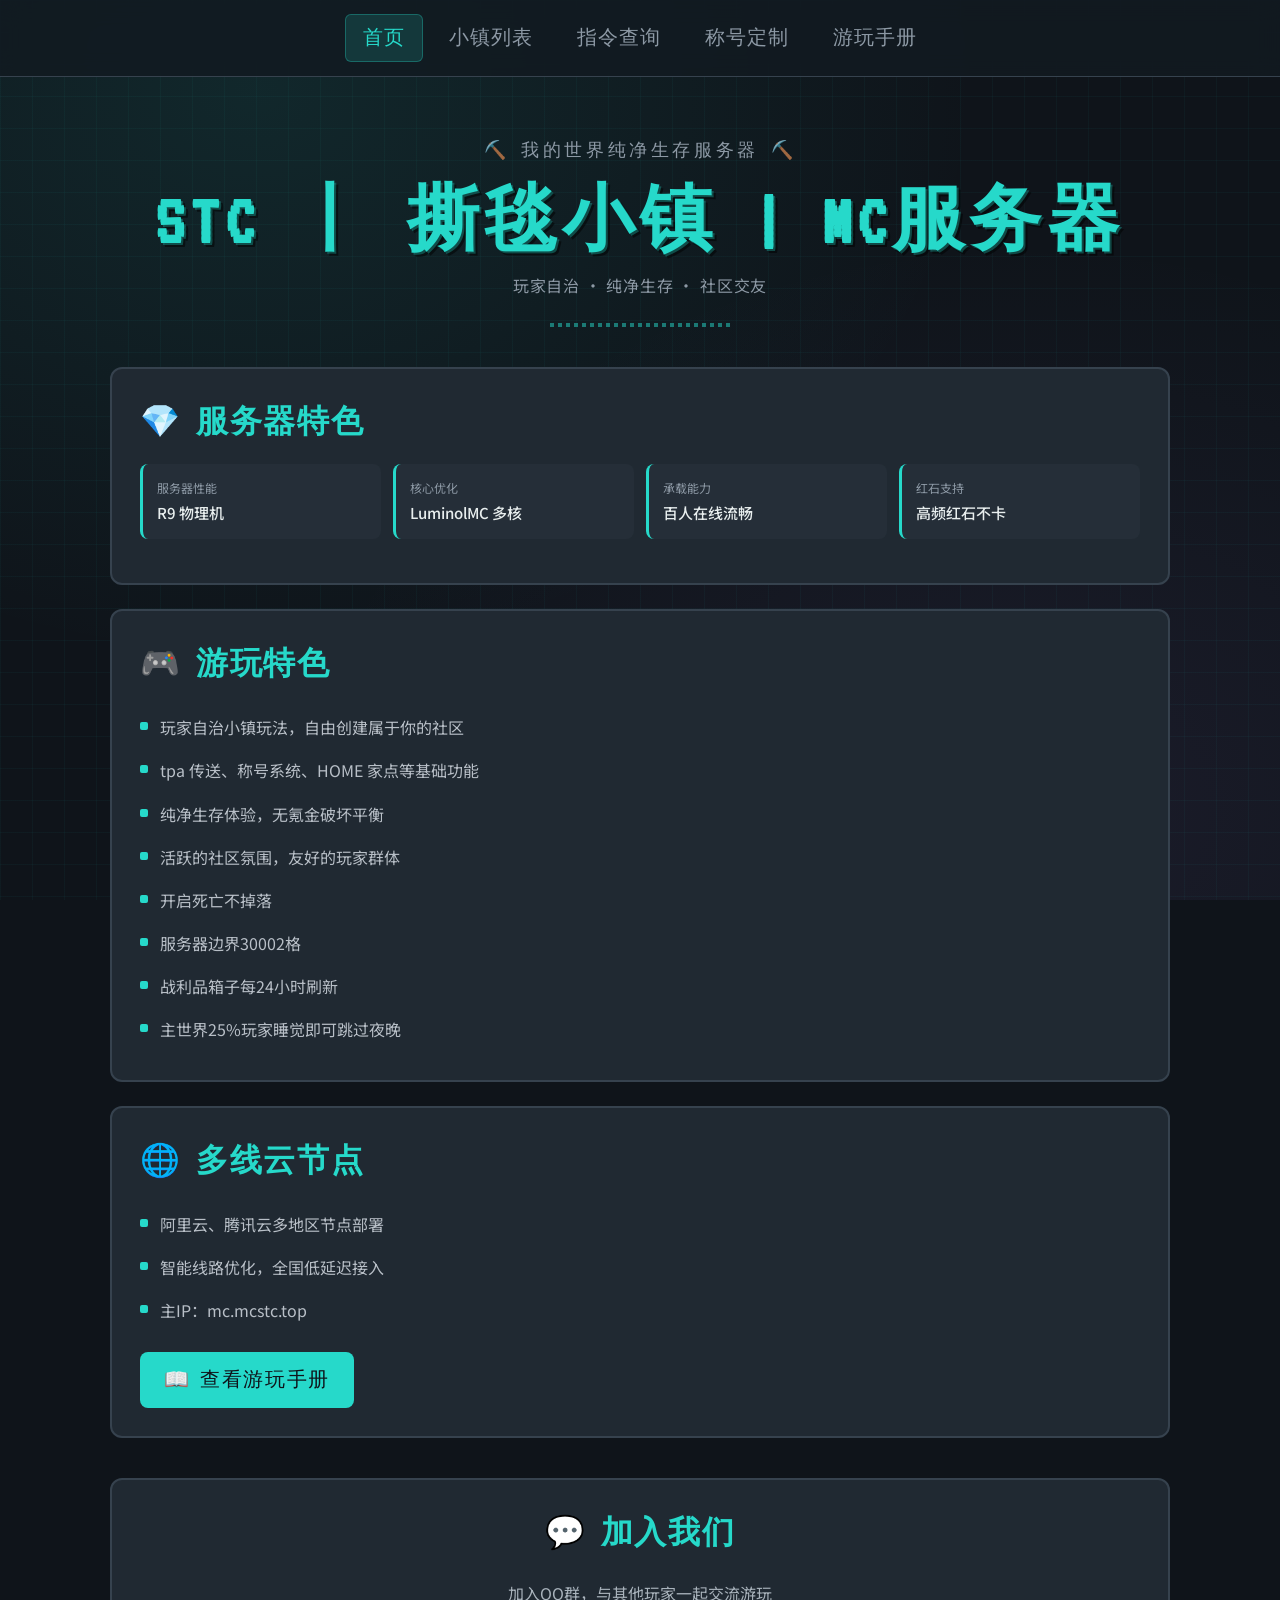
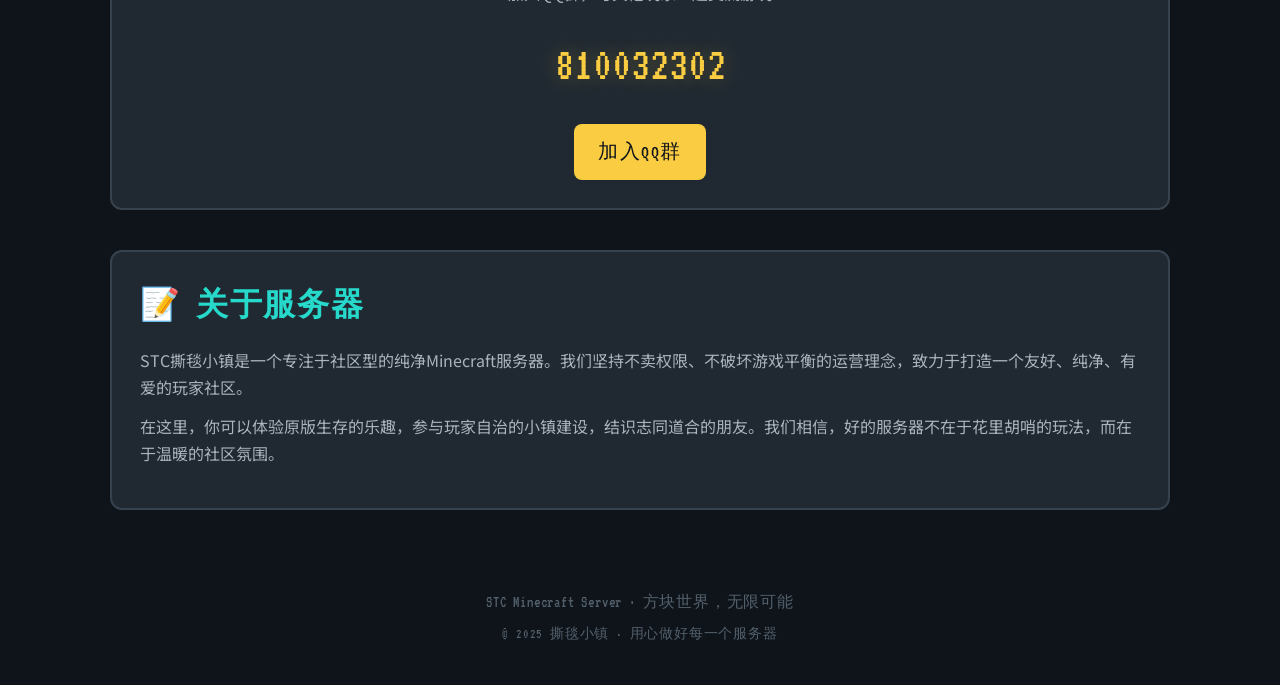
<file: index.html>
<!DOCTYPE html>
<html lang="zh-CN">
<head>
    <meta charset="UTF-8">
    <meta name="viewport" content="width=device-width, initial-scale=1.0">
    <title>STC丨撕毯小镇</title>
    <link rel="stylesheet" href="style.css">
</head>
<body>
    <div class="mc-bg"></div>

    <!-- 导航栏 -->
    <nav class="mc-nav">
        <ul>
            <li><a href="index.html" class="active">首页</a></li>
            <li><a href="小镇列表.html">小镇列表</a></li>
            <li><a href="commands.html">指令查询</a></li>
            <li><a href="称号定制.html">称号定制</a></li>
            <li><a href="游玩手册.html">游玩手册</a></li>
        </ul>
    </nav>

    <div class="container">
        <!-- 页面标题 -->
        <header class="page-header fade-up fade-up-1">
            <div class="subtitle">
                <span>⛏️</span>
                <span>我的世界纯净生存服务器</span>
                <span>⛏️</span>
            </div>
            <h1>STC 丨 撕毯小镇 | MC服务器</h1>
            <p class="desc">玩家自治 · 纯净生存 · 社区交友</p>
            <div class="pixel-divider"></div>
        </header>

        <!-- 服务器特色 -->
        <section class="fade-up fade-up-2" style="margin-bottom: 40px;">
            <div class="mc-card">
                <h2>💎 服务器特色</h2>
                <div class="info-grid">
                    <div class="info-box">
                        <div class="label">服务器性能</div>
                        <div class="value">R9 物理机</div>
                    </div>
                    <div class="info-box">
                        <div class="label">核心优化</div>
                        <div class="value">LuminolMC 多核</div>
                    </div>
                    <div class="info-box">
                        <div class="label">承载能力</div>
                        <div class="value">百人在线流畅</div>
                    </div>
                    <div class="info-box">
                        <div class="label">红石支持</div>
                        <div class="value">高频红石不卡</div>
                    </div>
                </div>
            </div>

            <div class="mc-card">
                <h2>🎮 游玩特色</h2>
                <ul class="mc-list">
                    <li>玩家自治小镇玩法，自由创建属于你的社区</li>
                    <li>tpa 传送、称号系统、HOME 家点等基础功能</li>
                    <li>纯净生存体验，无氪金破坏平衡</li>
                    <li>活跃的社区氛围，友好的玩家群体</li>
                    <li>开启死亡不掉落</li>
                    <li>服务器边界30002格</li>
                    <li>战利品箱子每24小时刷新</li>
                    <li>主世界25%玩家睡觉即可跳过夜晚</li>
                </ul>
            </div>

            <div class="mc-card">
                <h2>🌐 多线云节点</h2>
                <ul class="mc-list">
                    <li>阿里云、腾讯云多地区节点部署</li>
                    <li>智能线路优化，全国低延迟接入</li>
                    <li>主IP：mc.mcstc.top</li>
                </ul>
                <div style="margin-top: 20px;">
                    <a href="游玩手册.html" class="mc-btn">📖 查看游玩手册</a>
                </div>
            </div>
        </section>

        <!-- QQ群卡片 -->
        <section class="fade-up fade-up-3" style="margin-bottom: 40px;">
            <div class="mc-card" style="text-align: center;">
                <h2>💬 加入我们</h2>
                <p style="margin: 20px 0;">加入QQ群，与其他玩家一起交流游玩</p>
                <div style="font-family: 'VT323', monospace; font-size: 48px; color: hsl(45, 95%, 62%); text-shadow: 0 0 20px hsla(45, 95%, 62%, 0.3); margin: 20px 0;">
                    810032302
                </div>
                <a href="https://qm.qq.com/q/QyUDG8Qhk4" class="mc-btn gold">加入QQ群</a>
            </div>
        </section>

        <!-- 服务器介绍 -->
        <section class="fade-up fade-up-4" style="margin-bottom: 40px;">
            <div class="mc-card">
                <h2>📝 关于服务器</h2>
                <p>STC撕毯小镇是一个专注于社区型的纯净Minecraft服务器。我们坚持不卖权限、不破坏游戏平衡的运营理念，致力于打造一个友好、纯净、有爱的玩家社区。</p>
                <p style="margin-top: 12px;">在这里，你可以体验原版生存的乐趣，参与玩家自治的小镇建设，结识志同道合的朋友。我们相信，好的服务器不在于花里胡哨的玩法，而在于温暖的社区氛围。</p>
            </div>
        </section>
    </div>

    <footer class="mc-footer">
        <p>STC Minecraft Server · 方块世界，无限可能</p>
        <p style="margin-top: 8px; font-size: 14px;">© 2025 撕毯小镇 · 用心做好每一个服务器</p>
    </footer>
</body>
</html>
</file>
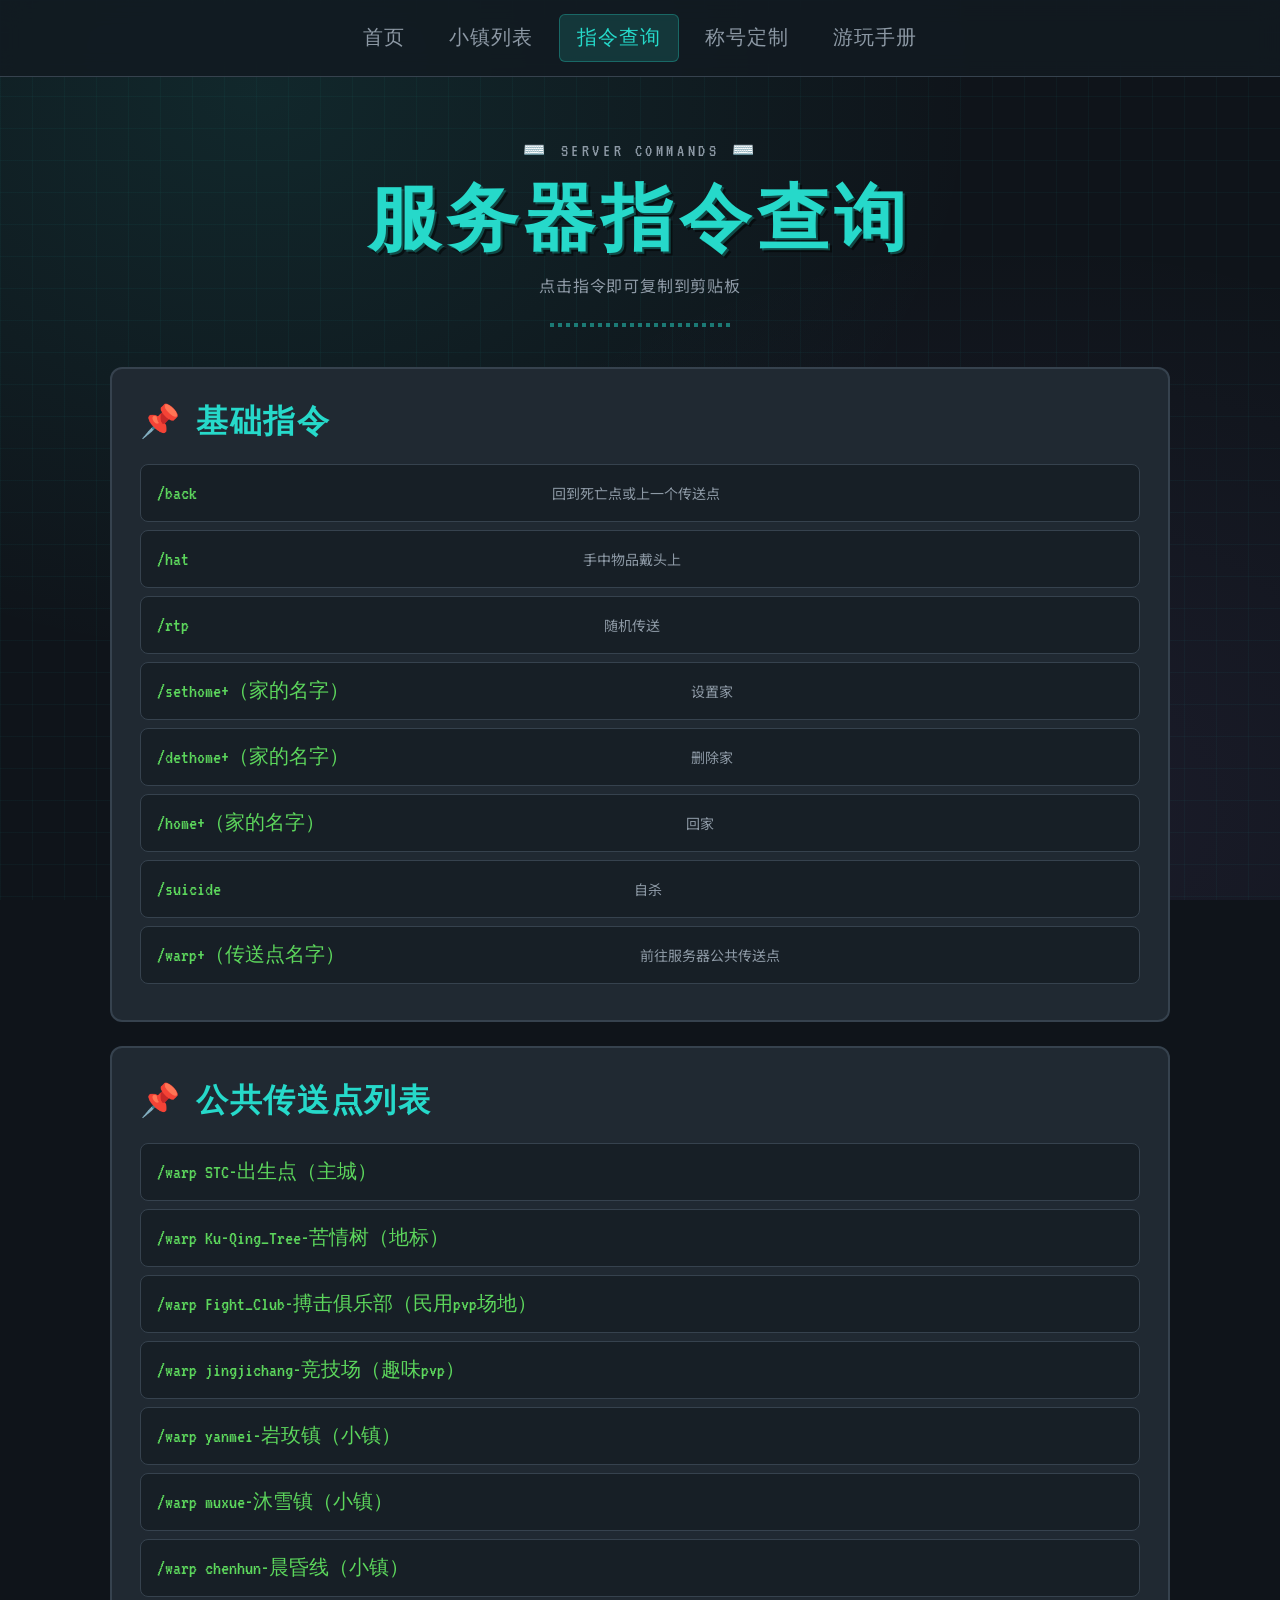
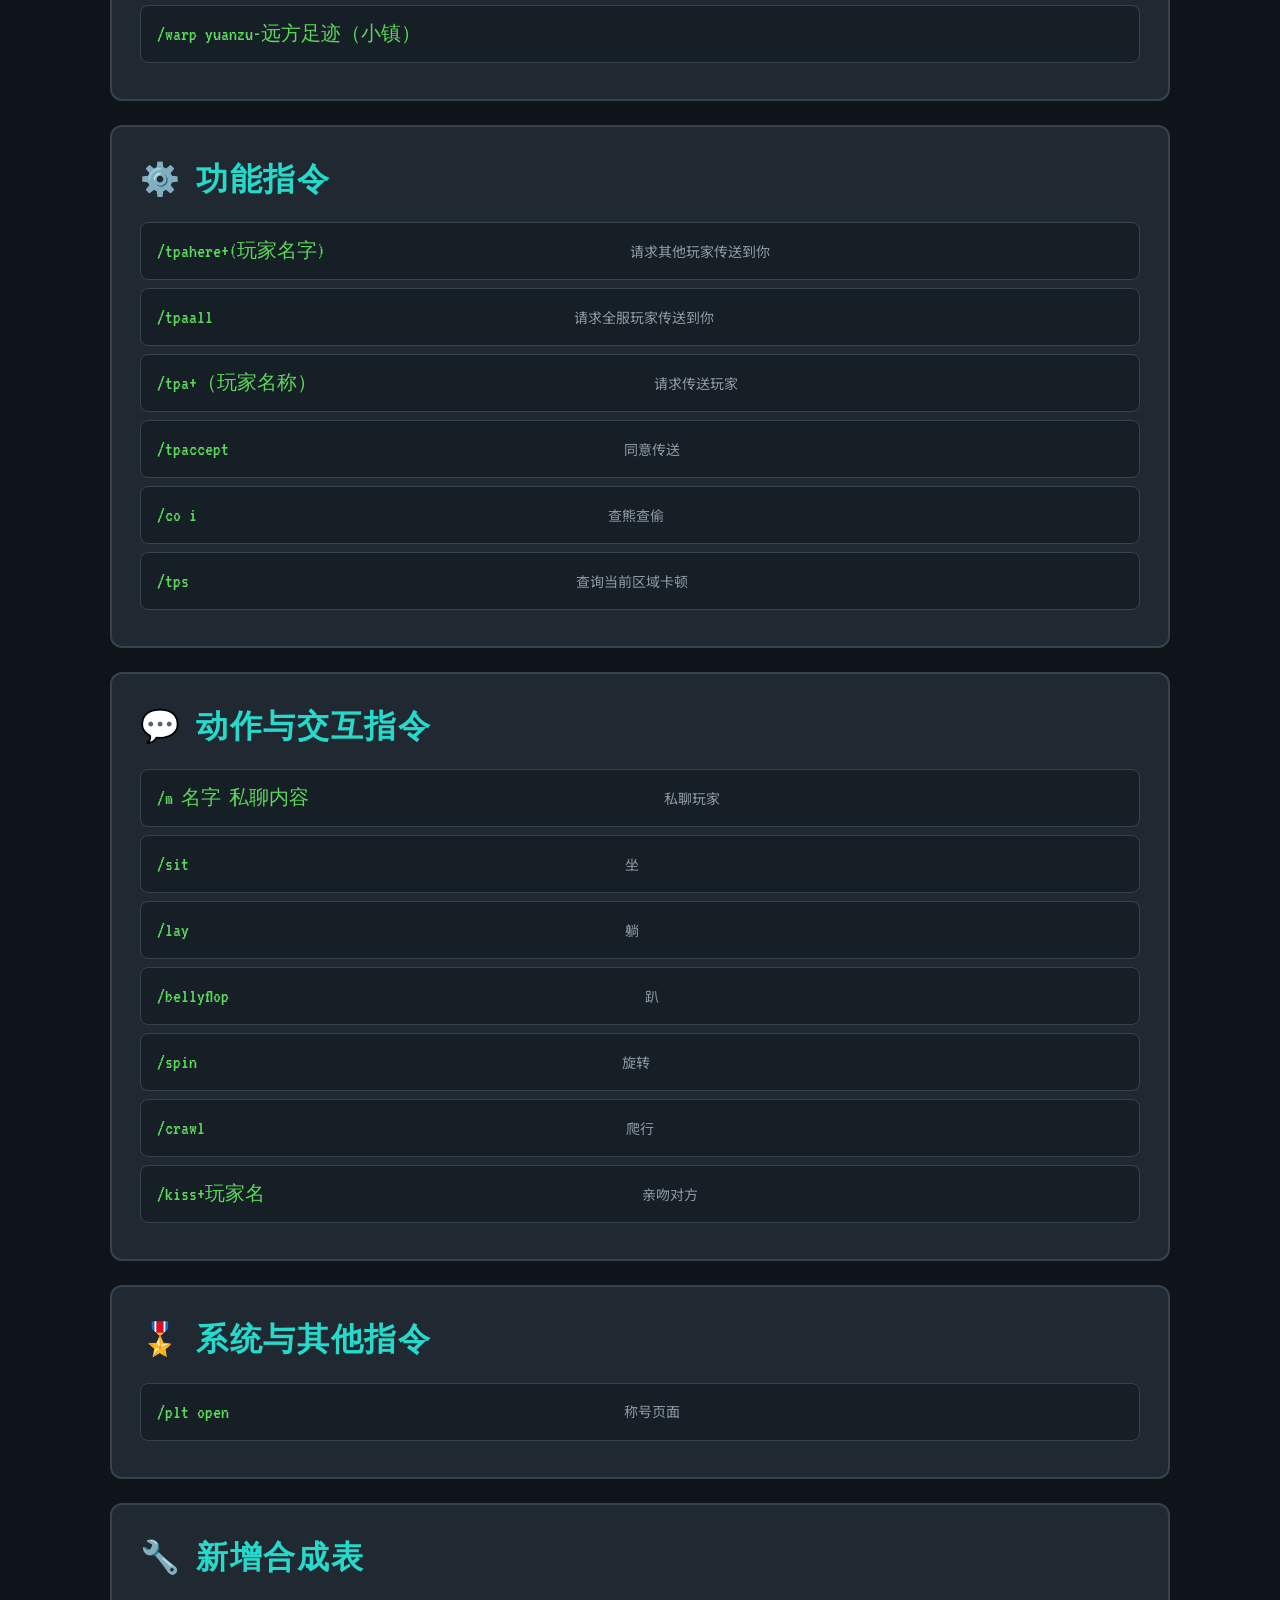
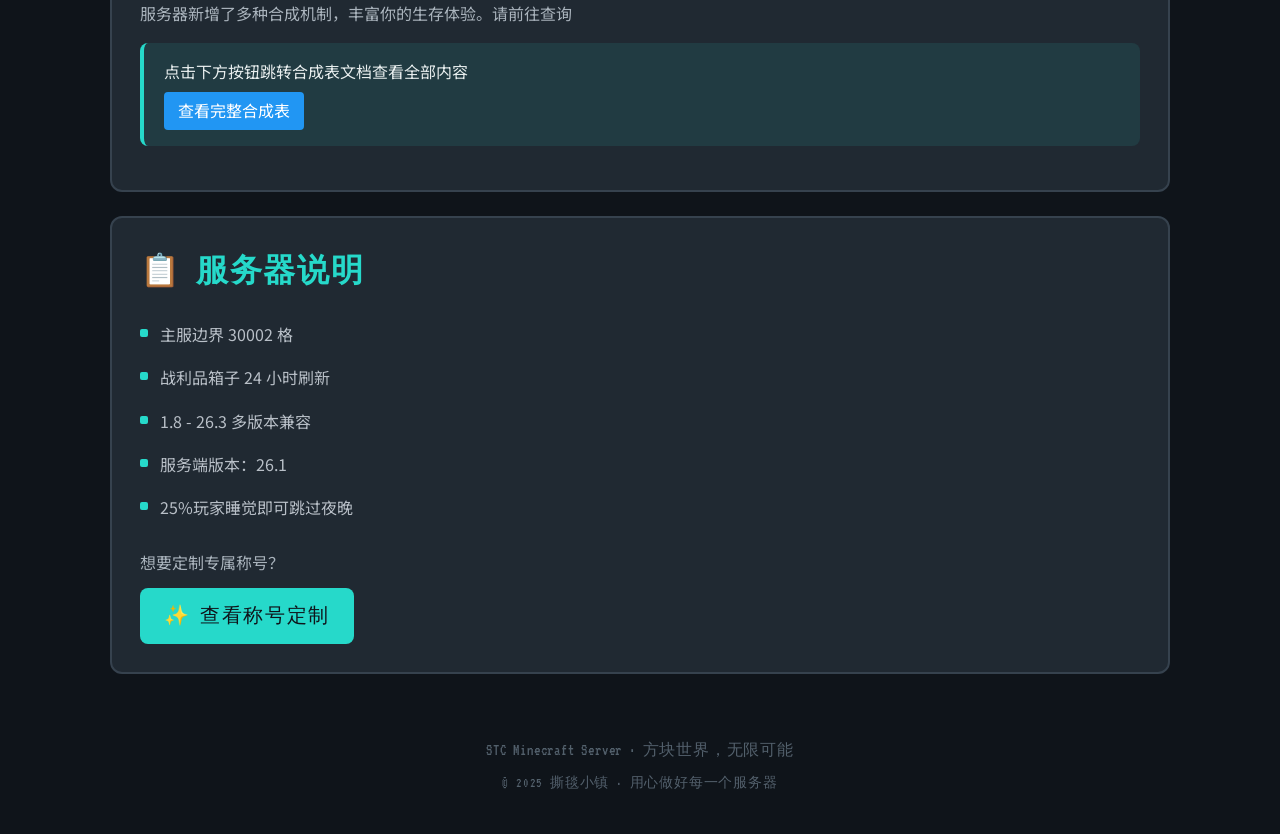
<file: commands.html>
<!DOCTYPE html>
<html lang="zh-CN">
<head>
    <meta charset="UTF-8">
    <meta name="viewport" content="width=device-width, initial-scale=1.0">
    <title>服务器指令查询</title>
    <link rel="stylesheet" href="style.css">
</head>
<body>
    <div class="mc-bg"></div>

    <!-- 导航栏 -->
    <nav class="mc-nav">
        <ul>
            <li><a href="index.html">首页</a></li>
            <li><a href="小镇列表.html">小镇列表</a></li>
            <li><a href="commands.html" class="active">指令查询</a></li>
            <li><a href="称号定制.html">称号定制</a></li>
            <li><a href="游玩手册.html">游玩手册</a></li>
        </ul>
    </nav>

    <div class="container">
        <!-- 页面标题 -->
        <header class="page-header fade-up fade-up-1">
            <div class="subtitle">
                <span>⌨️</span>
                <span>SERVER COMMANDS</span>
                <span>⌨️</span>
            </div>
            <h1>服务器指令查询</h1>
            <p class="desc">点击指令即可复制到剪贴板</p>
            <div class="pixel-divider"></div>
        </header>

        <!-- 基础指令 -->
        <section class="mc-card fade-up fade-up-2">
            <h2>📌 基础指令</h2>
            <div class="command-item" onclick="copyCommand('/back')">
                <span class="cmd">/back</span>
                <span class="desc">回到死亡点或上一个传送点</span>
                <span class="copy-hint">点击复制</span>
            </div>
            <div class="command-item" onclick="copyCommand('/hat')">
                <span class="cmd">/hat</span>
                <span class="desc">手中物品戴头上</span>
                <span class="copy-hint">点击复制</span>
            </div>
            <div class="command-item" onclick="copyCommand('/rtp')">
                <span class="cmd">/rtp</span>
                <span class="desc">随机传送</span>
                <span class="copy-hint">点击复制</span>
            </div>
            <div class="command-item" onclick="copyCommand('/sethome')">
                <span class="cmd">/sethome+（家的名字）</span>
                <span class="desc">设置家</span>
                <span class="copy-hint">点击复制</span>
            </div>
            <div class="command-item" onclick="copyCommand('/dethome')">
                <span class="cmd">/dethome+（家的名字）</span>
                <span class="desc">删除家</span>
                <span class="copy-hint">点击复制</span>
            </div>
            <div class="command-item" onclick="copyCommand('/home')">
                <span class="cmd">/home+（家的名字）</span>
                <span class="desc">回家</span>
                <span class="copy-hint">点击复制</span>
            </div>
            <div class="command-item" onclick="copyCommand('/suicide')">
                <span class="cmd">/suicide</span>
                <span class="desc">自杀</span>
                <span class="copy-hint">点击复制</span>
            </div>
                <div class="command-item" onclick="copyCommand('/warp')">
                <span class="cmd">/warp+（传送点名字）</span>
                <span class="desc">前往服务器公共传送点</span>
                <span class="copy-hint">点击复制</span>
            </div>
        </section>

        <!-- 基础指令 -->
        <section class="mc-card fade-up fade-up-2">
            <h2>📌 公共传送点列表</h2>
            <div class="command-item" onclick="copyCommand('/back')">
                <span class="cmd">/warp STC-出生点（主城）</span>
            </div>
            <div class="command-item" onclick="copyCommand('/back')">
                <span class="cmd">/warp Ku-Qing_Tree-苦情树（地标）</span>
            </div>
            <div class="command-item" onclick="copyCommand('/back')">
                <span class="cmd">/warp Fight_Club-搏击俱乐部（民用pvp场地） </span>
            </div>
            <div class="command-item" onclick="copyCommand('/back')">
                <span class="cmd">/warp jingjichang-竞技场（趣味pvp） </span>
            </div>
            <div class="command-item" onclick="copyCommand('/back')">
                <span class="cmd">/warp yanmei-岩玫镇（小镇） </span>
            </div>
            <div class="command-item" onclick="copyCommand('/back')">
                <span class="cmd">/warp muxue-沐雪镇（小镇） </span>
            </div>
            <div class="command-item" onclick="copyCommand('/back')">
                <span class="cmd">/warp chenhun-晨昏线（小镇） </span>
            </div>
            <div class="command-item" onclick="copyCommand('/back')">
                <span class="cmd">/warp yuanzu-远方足迹（小镇） </span>
            </div>
        </section>

        <!-- 功能指令 -->
        <section class="mc-card fade-up fade-up-3">
            <h2>⚙️ 功能指令</h2>
            <div class="command-item" onclick="copyCommand('/tpahere')">
                <span class="cmd">/tpahere+(玩家名字)</span>
                <span class="desc">请求其他玩家传送到你</span>
                <span class="copy-hint">点击复制</span>
            </div>
            <div class="command-item" onclick="copyCommand('/tpaall')">
                <span class="cmd">/tpaall</span>
                <span class="desc">请求全服玩家传送到你</span>
                <span class="copy-hint">点击复制</span>
            </div>
            <div class="command-item" onclick="copyCommand('/tpa 玩家名称')">
                <span class="cmd">/tpa+（玩家名称）</span>
                <span class="desc">请求传送玩家</span>
                <span class="copy-hint">点击复制</span>
            </div>
            <div class="command-item" onclick="copyCommand('/tpaccept')">
                <span class="cmd">/tpaccept</span>
                <span class="desc">同意传送</span>
                <span class="copy-hint">点击复制</span>
            </div>
            <div class="command-item" onclick="copyCommand('/co i')">
                <span class="cmd">/co i</span>
                <span class="desc">查熊查偷</span>
                <span class="copy-hint">点击复制</span>
            </div>
            <div class="command-item" onclick="copyCommand('/tps')">
                <span class="cmd">/tps</span>
                <span class="desc">查询当前区域卡顿</span>
                <span class="copy-hint">点击复制</span>
            </div>
        </section>

        <!-- 动作与交互指令 -->
        <section class="mc-card fade-up fade-up-4">
            <h2>💬 动作与交互指令</h2>
            <div class="command-item" onclick="copyCommand('/m 名字 私聊内容')">
                <span class="cmd">/m 名字 私聊内容</span>
                <span class="desc">私聊玩家</span>
                <span class="copy-hint">点击复制</span>
            </div>
            <div class="command-item" onclick="copyCommand('/sit')">
                <span class="cmd">/sit</span>
                <span class="desc">坐</span>
                <span class="copy-hint">点击复制</span>
            </div>
            <div class="command-item" onclick="copyCommand('/lay')">
                <span class="cmd">/lay</span>
                <span class="desc">躺</span>
                <span class="copy-hint">点击复制</span>
            </div>
            <div class="command-item" onclick="copyCommand('/bellyflop')">
                <span class="cmd">/bellyflop</span>
                <span class="desc">趴</span>
                <span class="copy-hint">点击复制</span>
            </div>
            <div class="command-item" onclick="copyCommand('/spin')">
                <span class="cmd">/spin</span>
                <span class="desc">旋转</span>
                <span class="copy-hint">点击复制</span>
            </div>
            <div class="command-item" onclick="copyCommand('/crawl')">
                <span class="cmd">/crawl</span>
                <span class="desc">爬行</span>
                <span class="copy-hint">点击复制</span>
            </div>
            <div class="command-item" onclick="copyCommand('/kiss')">
                <span class="cmd">/kiss+玩家名</span>
                <span class="desc">亲吻对方</span>
                <span class="copy-hint">点击复制</span>
            </div>
        </section>

        <!-- 系统与其他指令 -->
        <section class="mc-card fade-up fade-up-4">
            <h2>🎖️ 系统与其他指令</h2>
            <div class="command-item" onclick="copyCommand('/plt open')">
                <span class="cmd">/plt open</span>
                <span class="desc">称号页面</span>
                <span class="copy-hint">点击复制</span>
            </div>
        </section>

<!-- 新增合成表 -->
<section class="mc-card fade-up fade-up-5">
    <h2>🔧 新增合成表</h2>
    <p>服务器新增了多种合成机制，丰富你的生存体验。请前往查询</p>
    <div style="margin-top: 16px;">
        <div class="alert-box info">
            点击下方按钮跳转合成表文档查看全部内容
            <br>
            <a href="https://docs.qq.com/doc/DS05aTW5XdVZxWm1j" style="display:inline-block;margin-top:8px;padding:6px 14px;background:#2196F3;color:#fff;border-radius:4px;text-decoration:none;">查看完整合成表</a>
        </div>
    </div>
</section>

        <!-- 服务器说明 -->
        <section class="mc-card fade-up fade-up-5">
            <h2>📋 服务器说明</h2>
            <ul class="mc-list">
                <li>主服边界 30002 格</li>
                <li>战利品箱子 24 小时刷新</li>
                <li>1.8 - 26.3 多版本兼容</li>
                <li>服务端版本：26.1</li>
                <li>25%玩家睡觉即可跳过夜晚</li>
            </ul>
            <div style="margin-top: 20px;">
                <p style="margin-bottom: 12px;">想要定制专属称号？</p>
                <a href="称号定制.html" class="mc-btn">✨ 查看称号定制</a>
            </div>
        </section>
    </div>

    <footer class="mc-footer">
        <p>STC Minecraft Server · 方块世界，无限可能</p>
        <p style="margin-top: 8px; font-size: 14px;">© 2025 撕毯小镇 · 用心做好每一个服务器</p>
    </footer>

    <script>
        function copyCommand(cmd) {
            navigator.clipboard.writeText(cmd).then(function() {
                alert('已复制：' + cmd);
            }).catch(function() {
                alert('复制失败，请手动复制');
            });
        }
    </script>
</body>
</html>
</file>
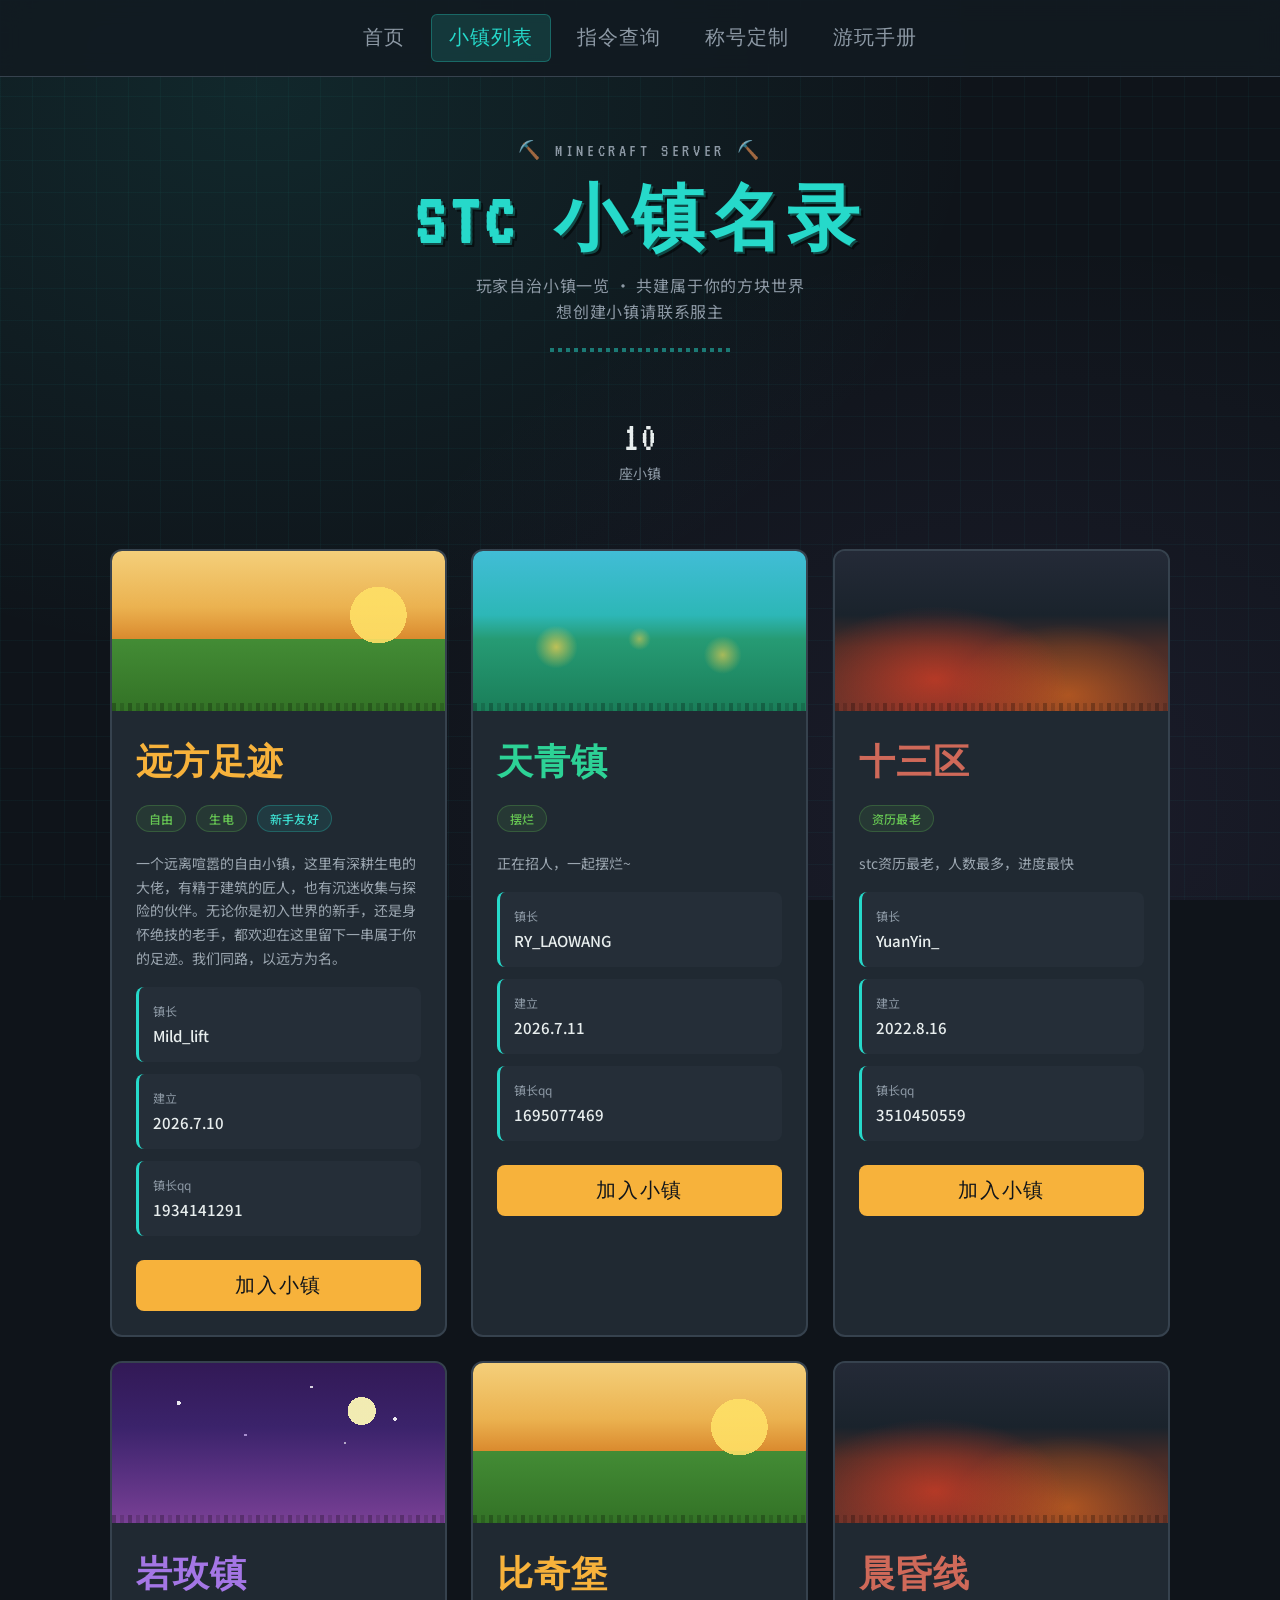
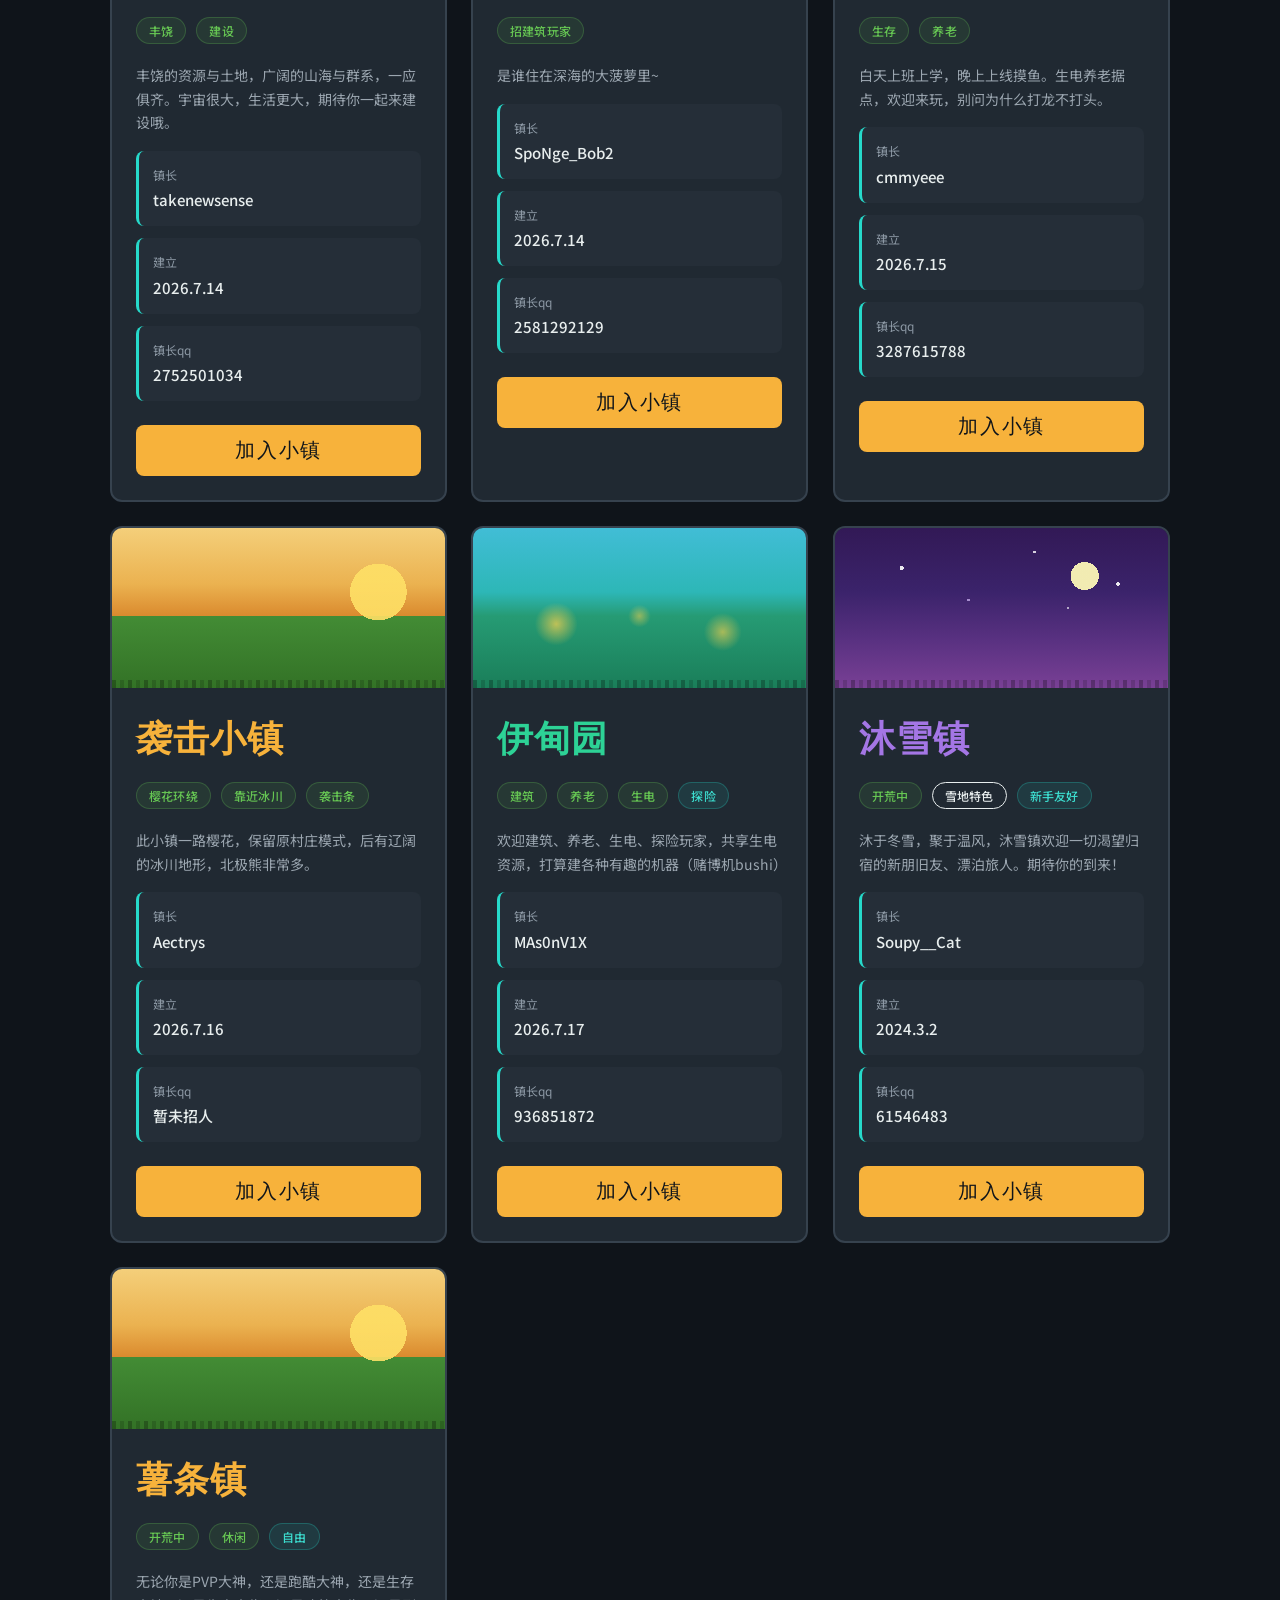
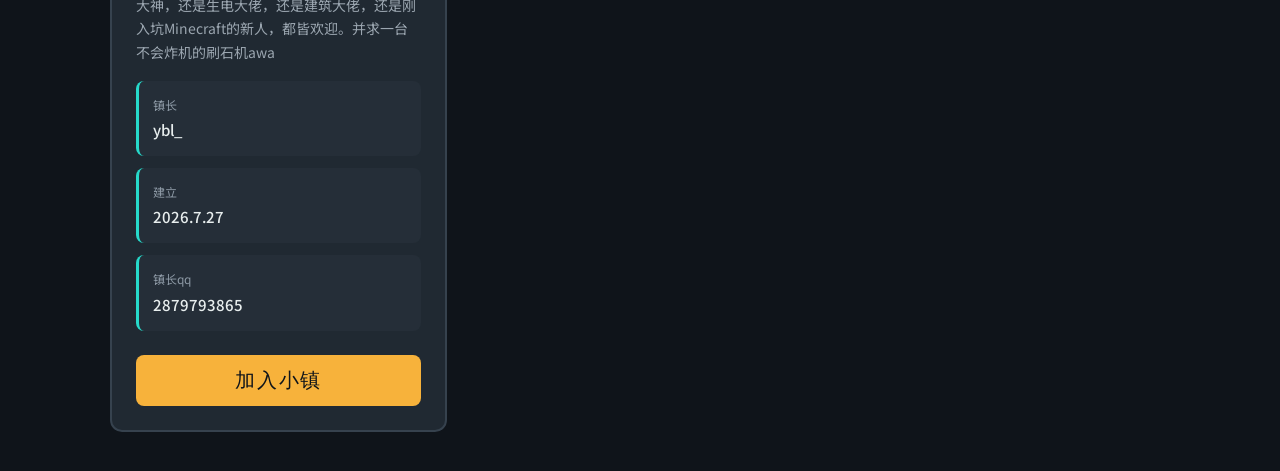
<file: 小镇列表.html>
<!DOCTYPE html>
<html lang="zh-CN">
<head>
    <meta charset="UTF-8">
    <meta name="viewport" content="width=device-width, initial-scale=1.0">
    <title>STC 小镇名录</title>
    <link rel="stylesheet" href="style.css">
</head>
<body>
    <div class="mc-bg"></div>
    <!-- 导航栏 -->
    <nav class="mc-nav">
        <ul>
            <li><a href="index.html">首页</a></li>
            <li><a href="小镇列表.html" class="active">小镇列表</a></li>
            <li><a href="commands.html">指令查询</a></li>
            <li><a href="称号定制.html">称号定制</a></li>
            <li><a href="游玩手册.html">游玩手册</a></li>
        </ul>
    </nav>
    <div class="container">
        <!-- 页面标题 -->
        <header class="page-header fade-up fade-up-1">
            <div class="subtitle">
                <span>⛏️</span>
                <span>MINECRAFT SERVER</span>
                <span>⛏️</span>
            </div>
            <h1>STC 小镇名录</h1>
            <p class="desc">玩家自治小镇一览 · 共建属于你的方块世界</p>
            <p class="desc">想创建小镇请联系服主</p>
            <div class="pixel-divider"></div>
        </header>
        <!-- 统计数据 -->
        <div class="stats-row fade-up fade-up-2">
            <div class="stat-item">
                <div class="stat-number">10</div>
                <div class="stat-label">座小镇</div>
            </div>
        </div>
        <!-- 小镇卡片网格 -->
        <div class="town-grid">
            <!-- 远方足迹 -->
            <article class="town-card fade-up fade-up-2" style="--card-accent: hsl(38, 92%, 60%); --card-glow: hsla(38, 92%, 60%, 0.35);">
                <div class="card-cover cover-dawn">
                </div>
                <div class="card-body">
                    <h3>远方足迹</h3>
                    <div>
                        <span class="mc-tag green">自由</span>
                        <span class="mc-tag green">生电</span>
                        <span class="mc-tag blue">新手友好</span>
                    </div>
                    <p style="margin-top: 14px; color: hsl(210, 12%, 65%); font-size: 14px; line-height: 1.7;">
                        一个远离喧嚣的自由小镇，这里有深耕生电的大佬，有精于建筑的匠人，也有沉迷收集与探险的伙伴。无论你是初入世界的新手，还是身怀绝技的老手，都欢迎在这里留下一串属于你的足迹。我们同路，以远方为名。
                    </p>
                    <div class="info-grid">
                        <div class="info-box">
                            <div class="label">镇长</div>
                            <div class="value">Mild_lift</div>
                        </div>
                        <div class="info-box">
                            <div class="label">建立</div>
                            <div class="value">2026.7.10</div>
                        </div>    
                        <div class="info-box">
                            <div class="label">镇长qq</div>
                            <div class="value">1934141291</div>
                        </div>
                        
                    </div>
                    <button class="mc-btn" style="background: hsl(38, 92%, 60%); color: hsl(210, 28%, 8%); width: 100%; margin-top: 8px;">
                        加入小镇
                    </button>
                </div>
            </article>
            
            <article class="town-card fade-up fade-up-4" style="--card-accent: hsl(158, 65%, 50%); --card-glow: hsla(158, 65%, 45%, 0.35);">
                <div class="card-cover cover-jade">
                </div>
                <div class="card-body">
                    <h3>天青镇</h3>
                    <div>
                        <span class="mc-tag green">摆烂</span>
                    </div>
                    <p style="margin-top: 14px; color: hsl(210, 12%, 65%); font-size: 14px; line-height: 1.7;">
                        正在招人，一起摆烂~
                    </p>
                    <div class="info-grid">
                        <div class="info-box">
                            <div class="label">镇长</div>
                            <div class="value">RY_LAOWANG</div>
                        </div>
                        <div class="info-box">
                            <div class="label">建立</div>
                            <div class="value">2026.7.11</div>
                        </div>    
                        <div class="info-box">
                            <div class="label">镇长qq</div>
                            <div class="value">1695077469</div>
                        </div>
                        
                    </div>
                    <button class="mc-btn" style="background: hsl(38, 92%, 60%); color: hsl(210, 28%, 8%); width: 100%; margin-top: 8px;">
                        加入小镇
                    </button>
                </div>
            </article>
            
            <article class="town-card fade-up fade-up-3" style="--card-accent: hsl(8, 55%, 58%); --card-glow: hsla(8, 55%, 48%, 0.35);">
                <div class="card-cover cover-blackstone">
                </div>
                <div class="card-body">
                    <h3>十三区</h3>
                    <div>
                        <span class="mc-tag green">资历最老</span>
                    </div>
                    <p style="margin-top: 14px; color: hsl(210, 12%, 65%); font-size: 14px; line-height: 1.7;">
                        stc资历最老，人数最多，进度最快
                    </p>
                    <div class="info-grid">
                        <div class="info-box">
                            <div class="label">镇长</div>
                            <div class="value">YuanYin_</div>
                        </div>
                        <div class="info-box">
                            <div class="label">建立</div>
                            <div class="value">2022.8.16</div>
                        </div>    
                        <div class="info-box">
                            <div class="label">镇长qq</div>
                            <div class="value">3510450559</div>
                        </div>
                        
                    </div>
                    <button class="mc-btn" style="background: hsl(38, 92%, 60%); color: hsl(210, 28%, 8%); width: 100%; margin-top: 8px;">
                        加入小镇
                    </button>
                </div>
            </article>
            <article class="town-card fade-up fade-up-5" style="--card-accent: hsl(265, 68%, 68%); --card-glow: hsla(265, 68%, 68%, 0.35);">
                <div class="card-cover cover-moon">
                </div>
                <div class="card-body">
                    <h3>岩玫镇</h3>
                    <div>
                        <span class="mc-tag green">丰饶</span>
                        <span class="mc-tag green">建设</span>
                    </div>
                    <p style="margin-top: 14px; color: hsl(210, 12%, 65%); font-size: 14px; line-height: 1.7;">
                        丰饶的资源与土地，广阔的山海与群系，一应俱齐。宇宙很大，生活更大，期待你一起来建设哦。
                    </p>
                    <div class="info-grid">
                        <div class="info-box">
                            <div class="label">镇长</div>
                            <div class="value">takenewsense</div>
                        </div>
                        <div class="info-box">
                            <div class="label">建立</div>
                            <div class="value">2026.7.14</div>
                        </div>    
                        <div class="info-box">
                            <div class="label">镇长qq</div>
                            <div class="value">2752501034</div>
                        </div>
                        
                    </div>
                    <button class="mc-btn" style="background: hsl(38, 92%, 60%); color: hsl(210, 28%, 8%); width: 100%; margin-top: 8px;">
                        加入小镇
                    </button>
                </div>
            </article>
            <article class="town-card fade-up fade-up-2" style="--card-accent: hsl(38, 92%, 60%); --card-glow: hsla(38, 92%, 60%, 0.35);">
                <div class="card-cover cover-dawn">
                </div>
                <div class="card-body">
                    <h3>比奇堡</h3>
                    <div>
                        <span class="mc-tag green">招建筑玩家</span>
                    </div>
                    <p style="margin-top: 14px; color: hsl(210, 12%, 65%); font-size: 14px; line-height: 1.7;">
                        是谁住在深海的大菠萝里~
                    </p>
                    <div class="info-grid">
                        <div class="info-box">
                            <div class="label">镇长</div>
                            <div class="value">SpoNge_Bob2</div>
                        </div>
                        <div class="info-box">
                            <div class="label">建立</div>
                            <div class="value">2026.7.14</div>
                        </div>    
                        <div class="info-box">
                            <div class="label">镇长qq</div>
                            <div class="value">2581292129</div>
                        </div>
                        
                    </div>
                    <button class="mc-btn" style="background: hsl(38, 92%, 60%); color: hsl(210, 28%, 8%); width: 100%; margin-top: 8px;">
                        加入小镇
                    </button>
                </div>
            </article>
            <article class="town-card fade-up fade-up-3" style="--card-accent: hsl(8, 55%, 58%); --card-glow: hsla(8, 55%, 48%, 0.35);">
                <div class="card-cover cover-blackstone">
                </div>
                <div class="card-body">
                    <h3>晨昏线</h3>
                    <div>
                        <span class="mc-tag green">生存</span>
                        <span class="mc-tag green">养老</span>
                    </div>
                    <p style="margin-top: 14px; color: hsl(210, 12%, 65%); font-size: 14px; line-height: 1.7;">
                        白天上班上学，晚上上线摸鱼。生电养老据点，欢迎来玩，别问为什么打龙不打头。
                    </p>
                    <div class="info-grid">
                        <div class="info-box">
                            <div class="label">镇长</div>
                            <div class="value">cmmyeee</div>
                        </div>
                        <div class="info-box">
                            <div class="label">建立</div>
                            <div class="value">2026.7.15</div>
                        </div>    
                        <div class="info-box">
                            <div class="label">镇长qq</div>
                            <div class="value">3287615788</div>
                        </div>
                    </div>
                    <button class="mc-btn" style="background: hsl(38, 92%, 60%); color: hsl(210, 28%, 8%); width: 100%; margin-top: 8px;">
                        加入小镇
                    </button>
                </div>
            </article>
            <article class="town-card fade-up fade-up-2" style="--card-accent: hsl(38, 92%, 60%); --card-glow: hsla(38, 92%, 60%, 0.35);">
                <div class="card-cover cover-dawn">
                </div>
                <div class="card-body">
                    <h3>袭击小镇</h3>
                    <div>
                        <span class="mc-tag green">樱花环绕</span>
                        <span class="mc-tag green">靠近冰川</span>
                        <span class="mc-tag green">袭击条</span>
                    </div>
                    <p style="margin-top: 14px; color: hsl(210, 12%, 65%); font-size: 14px; line-height: 1.7;">
                        此小镇一路樱花，保留原村庄模式，后有辽阔的冰川地形，北极熊非常多。
                    </p>
                    <div class="info-grid">
                        <div class="info-box">
                            <div class="label">镇长</div>
                            <div class="value">Aectrys</div>
                        </div>
                        <div class="info-box">
                            <div class="label">建立</div>
                            <div class="value">2026.7.16</div>
                        </div>    
                        <div class="info-box">
                            <div class="label">镇长qq</div>
                            <div class="value">暂未招人</div>
                        </div>
                    </div>
                    <button class="mc-btn" style="background: hsl(38, 92%, 60%); color: hsl(210, 28%, 8%); width: 100%; margin-top: 8px;">
                        加入小镇
                    </button>
                </div>
            </article>
            <article class="town-card fade-up fade-up-4" style="--card-accent: hsl(158, 65%, 50%); --card-glow: hsla(158, 65%, 45%, 0.35);">
                <div class="card-cover cover-jade">
                </div>
                <div class="card-body">
                    <h3>伊甸园</h3>
                    <div>
                        <span class="mc-tag green">建筑</span>
                        <span class="mc-tag green">养老</span>
                        <span class="mc-tag green">生电</span>
                        <span class="mc-tag blue">探险</span>
                    </div>
                    <p style="margin-top: 14px; color: hsl(210, 12%, 65%); font-size: 14px; line-height: 1.7;">
                        欢迎建筑、养老、生电、探险玩家，共享生电资源，打算建各种有趣的机器（赌博机bushi）
                    </p>
                    <div class="info-grid">
                        <div class="info-box">
                            <div class="label">镇长</div>
                            <div class="value">MAs0nV1X</div>
                        </div>
                        <div class="info-box">
                            <div class="label">建立</div>
                            <div class="value">2026.7.17</div>
                        </div>    
                        <div class="info-box">
                            <div class="label">镇长qq</div>
                            <div class="value">936851872</div>
                        </div>
    
                    </div>
                    <button class="mc-btn" style="background: hsl(38, 92%, 60%); color: hsl(210, 28%, 8%); width: 100%; margin-top: 8px;">
                        加入小镇
                    </button>
                </div>
            </article>
            <article class="town-card fade-up fade-up-5" style="--card-accent: hsl(265, 68%, 68%); --card-glow: hsla(265, 68%, 68%, 0.35);">
                <div class="card-cover cover-moon">
                </div>
                <div class="card-body">
                    <h3>沐雪镇</h3>
                    <div>
                        <span class="mc-tag green">开荒中</span>
                        <span class="mc-tag white">雪地特色</span>
                        <span class="mc-tag blue">新手友好</span>
                    </div>
                    <p style="margin-top: 14px; color: hsl(210, 12%, 65%); font-size: 14px; line-height: 1.7;">
                        沐于冬雪，聚于温风，沐雪镇欢迎一切渴望归宿的新朋旧友、漂泊旅人。期待你的到来！
                    </p>
                    <div class="info-grid">
                        <div class="info-box">
                            <div class="label">镇长</div>
                            <div class="value">Soupy__Cat</div>
                        </div>
                        <div class="info-box">
                            <div class="label">建立</div>
                            <div class="value">2024.3.2</div>
                        </div>    
                        <div class="info-box">
                            <div class="label">镇长qq</div>
                            <div class="value">61546483</div>
                        </div>  
                    </div>
                    <button class="mc-btn" style="background: hsl(38, 92%, 60%); color: hsl(210, 28%, 8%); width: 100%; margin-top: 8px;">
                        加入小镇
                    </button>
                </div>
            </article>                        
            <article class="town-card fade-up fade-up-2" style="--card-accent: hsl(38, 92%, 60%); --card-glow: hsla(38, 92%, 60%, 0.35);">
                <div class="card-cover cover-dawn">
                </div>
                <div class="card-body">
                    <h3>薯条镇</h3>
                    <div>
                        <span class="mc-tag green">开荒中</span>
                        <span class="mc-tag green">休闲</span>
                        <span class="mc-tag blue">自由</span>
                    </div>
                    <p style="margin-top: 14px; color: hsl(210, 12%, 65%); font-size: 14px; line-height: 1.7;">
                        无论你是PVP大神，还是跑酷大神，还是生存大神，还是生电大佬，还是建筑大佬，还是刚入坑Minecraft的新人，都皆欢迎。并求一台不会炸机的刷石机awa
                    </p>
                    <div class="info-grid">
                        <div class="info-box">
                            <div class="label">镇长</div>
                            <div class="value">ybl_</div>
                        </div>
                        <div class="info-box">
                            <div class="label">建立</div>
                            <div class="value">2026.7.27</div>
                        </div>    
                        <div class="info-box">
                            <div class="label">镇长qq</div>
                            <div class="value">2879793865</div>
                        </div>
                        
                    </div>
                    <button class="mc-btn" style="background: hsl(38, 92%, 60%); color: hsl(210, 28%, 8%); width: 100%; margin-top: 8px;">
                        加入小镇
                    </button>
                </div>
            </article>
        </div>
    </div>
    <!-- 加入小镇弹窗 -->
    <div class="modal-overlay" id="joinModal" onclick="closeModal(event)">
        <div class="modal-card" onclick="event.stopPropagation()">
            <button class="modal-close" onclick="closeModal()">✕</button>
            <div class="modal-header">
                <div class="modal-icon">⛏️</div>
                <h2 id="modalTownName">小镇名称</h2>
                <p>加入申请 · 联系镇长</p>
            </div>
            <div class="modal-divider"></div>
            <div class="modal-body">
                <div class="qq-info">
                    <div class="qq-label">镇长 QQ</div>
                    <div class="qq-number" id="modalQQNumber">123456789</div>
                </div>
                <button class="mc-btn copy-btn" onclick="copyQQ()">
                    📋 复制 QQ 号
                </button>
                <p class="modal-tip">复制QQ号后，请在QQ中搜索添加镇长好友，备注「加入小镇」</p>
            </div>
        </div>
    </div>
    <!-- 弹窗样式 -->
    <style>
        .modal-overlay {
            position: fixed;
            top: 0;
            left: 0;
            width: 100%;
            height: 100%;
            background: rgba(0, 0, 0, 0.75);
            display: none;
            z-index: 9999;
            backdrop-filter: blur(4px);
        }
        .modal-overlay.active {
            display: block;
            animation: fadeIn 0.2s ease-out;
        }
        /* 弹窗固定屏幕居中 */
        .modal-card {
            position: fixed;
            top: 50%;
            left: 50%;
            transform: translate(-50%, -50%);
            background: hsl(210, 28%, 12%);
            border: 3px solid hsl(210, 28%, 20%);
            border-radius: 8px;
            width: 90%;
            max-width: 380px;
            padding: 32px 28px 28px;
            box-shadow: 
                0 0 0 2px hsl(210, 28%, 8%),
                0 20px 60px rgba(0, 0, 0, 0.5),
                0 0 40px rgba(100, 160, 255, 0.1);
            animation: slideUp 0.3s ease-out;
        }
        .modal-close {
            position: absolute;
            top: 12px;
            right: 12px;
            background: hsl(210, 28%, 18%);
            border: none;
            color: hsl(210, 12%, 65%);
            width: 32px;
            height: 32px;
            border-radius: 6px;
            cursor: pointer;
            font-size: 14px;
            display: flex;
            align-items: center;
            justify-content: center;
            transition: all 0.15s;
        }
        .modal-close:hover {
            background: hsl(8, 55%, 58%);
            color: white;
        }
        .modal-header {
            text-align: center;
            margin-bottom: 8px;
        }
        .modal-icon {
            font-size: 36px;
            margin-bottom: 8px;
        }
        .modal-header h2 {
            color: hsl(210, 28%, 92%);
            font-size: 22px;
            margin: 0 0 6px 0;
            font-weight: 700;
        }
        .modal-header p {
            color: hsl(210, 12%, 55%);
            font-size: 13px;
            margin: 0;
        }
        .modal-divider {
            height: 3px;
            background: linear-gradient(90deg, transparent, hsl(210, 28%, 25%), transparent);
            margin: 20px 0;
        }
        .modal-body {
            text-align: center;
        }
        .qq-info {
            background: hsl(210, 28%, 8%);
            border: 2px solid hsl(210, 28%, 18%);
            border-radius: 8px;
            padding: 20px;
            margin-bottom: 20px;
        }
        .qq-label {
            color: hsl(210, 12%, 55%);
            font-size: 13px;
            margin-bottom: 8px;
            letter-spacing: 1px;
        }
        .qq-number {
            color: hsl(38, 92%, 65%);
            font-size: 28px;
            font-weight: 700;
            font-family: 'Courier New', monospace;
            letter-spacing: 2px;
        }
        .copy-btn {
            width: 100%;
            background: hsl(158, 65%, 45%) !important;
            color: hsl(210, 28%, 8%) !important;
            font-weight: 700;
            margin-bottom: 16px !important;
            margin-top: 0 !important;
        }
        .copy-btn:hover {
            filter: brightness(1.1);
        }
        .copy-btn.copied {
            background: hsl(158, 65%, 35%) !important;
        }
        .modal-tip {
            color: hsl(210, 12%, 50%);
            font-size: 12px;
            line-height: 1.6;
            margin: 0;
        }
        @keyframes fadeIn {
            from { opacity: 0; }
            to { opacity: 1; }
        }
        @keyframes slideUp {
            from {
                opacity: 0;
                transform: translate(-50%, calc(-50% + 20px));
            }
            to {
                opacity: 1;
                transform: translate(-50%, -50%);
            }
        }
    </style>
    <!-- 弹窗交互脚本 -->
    <script>
        // 修复逗号语法错误，补齐所有小镇映射
        const townQQ = {
            '远方足迹': '1934141291',
            '天青镇': '1695077469',
            '十三区': '3510450559',
            '岩玫镇': '2752501034',
            '比奇堡': '2581292129',
            '晨昏线': '3287615788',
            '袭击小镇': '暂未招人',
            '伊甸园': '936851872',
            '沐雪镇': '61546483',
            '薯条镇': '2879793865'
        };
        // 打开弹窗
        function openModal(townName) {
            const modal = document.getElementById('joinModal');
            const townNameEl = document.getElementById('modalTownName');
            const qqNumberEl = document.getElementById('modalQQNumber');
            
            townNameEl.textContent = townName;
            qqNumberEl.textContent = townQQ[townName] || '暂未公布';
            
            modal.classList.add('active');
            document.body.style.overflow = 'hidden';
        }
        // 关闭弹窗
        function closeModal(event) {
            if (event && event.target !== event.currentTarget) return;
            
            const modal = document.getElementById('joinModal');
            modal.classList.remove('active');
            document.body.style.overflow = '';
            
            const copyBtn = document.querySelector('.copy-btn');
            copyBtn.textContent = '📋 复制 QQ 号';
            copyBtn.classList.remove('copied');
        }
        // 复制QQ号
        function copyQQ() {
            const qqNumber = document.getElementById('modalQQNumber').textContent;
            const copyBtn = document.querySelector('.copy-btn');

            if(qqNumber === "暂未招人"){
                copyBtn.textContent = "❌ 暂无QQ";
                setTimeout(()=>{
                    copyBtn.textContent = '📋 复制 QQ 号';
                },1500)
                return;
            }
            
            navigator.clipboard.writeText(qqNumber).then(() => {
                copyBtn.textContent = '✅ 已复制';
                copyBtn.classList.add('copied');
                setTimeout(() => {
                    copyBtn.textContent = '📋 复制 QQ 号';
                    copyBtn.classList.remove('copied');
                }, 2000);
            }).catch(() => {
                const textarea = document.createElement('textarea');
                textarea.value = qqNumber;
                document.body.appendChild(textarea);
                textarea.select();
                document.execCommand('copy');
                document.body.removeChild(textarea);
                copyBtn.textContent = '✅ 已复制';
                copyBtn.classList.add('copied');
                setTimeout(() => {
                    copyBtn.textContent = '📋 复制 QQ 号';
                    copyBtn.classList.remove('copied');
                }, 2000);
            });
        }
        // 绑定按钮点击事件
        document.addEventListener('DOMContentLoaded', function() {
            const buttons = document.querySelectorAll('.town-card .mc-btn');
            buttons.forEach((btn) => {
                const townCard = btn.closest('.town-card');
                const townName = townCard.querySelector('h3').textContent;
                btn.addEventListener('click', function() {
                    openModal(townName);
                });
            });
            // ESC关闭弹窗
            document.addEventListener('keydown', function(e) {
                if (e.key === 'Escape') {
                    closeModal();
                }
            });
        });
    </script>
</body>
</html>
</file>
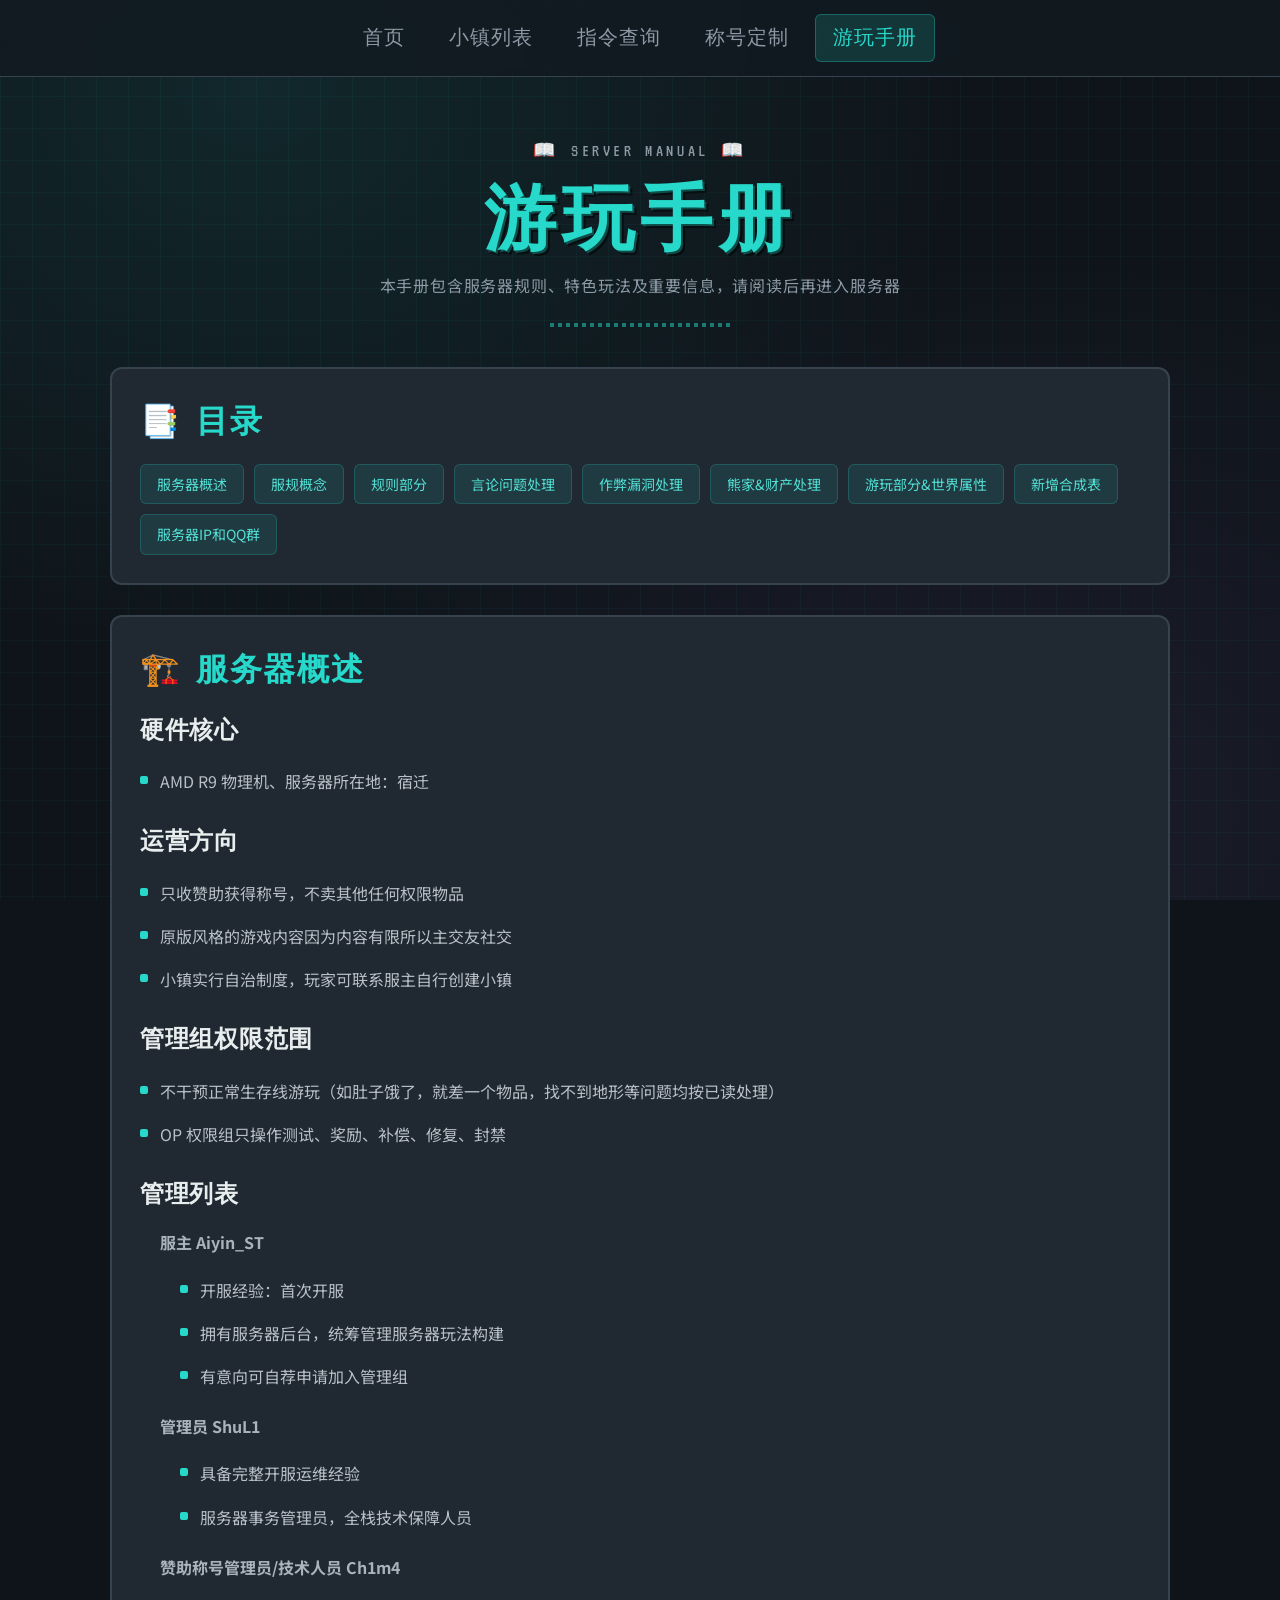
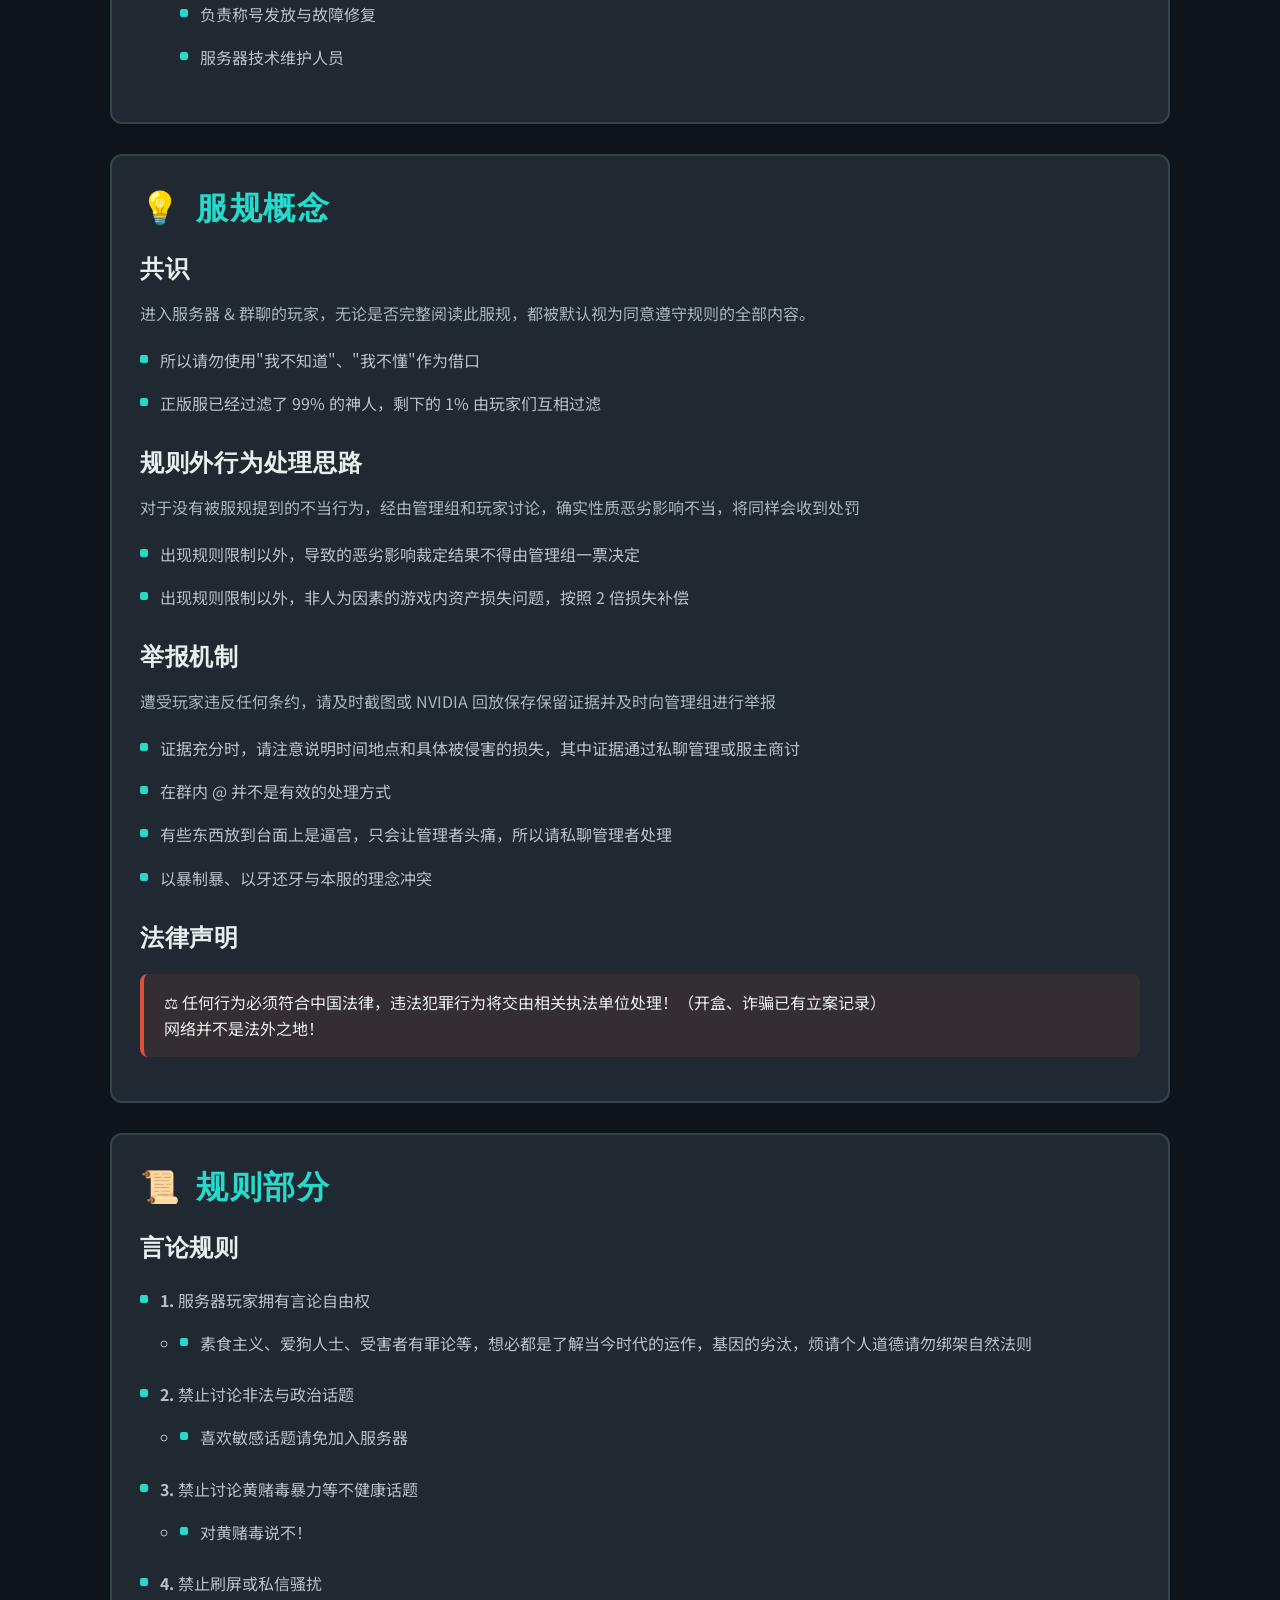
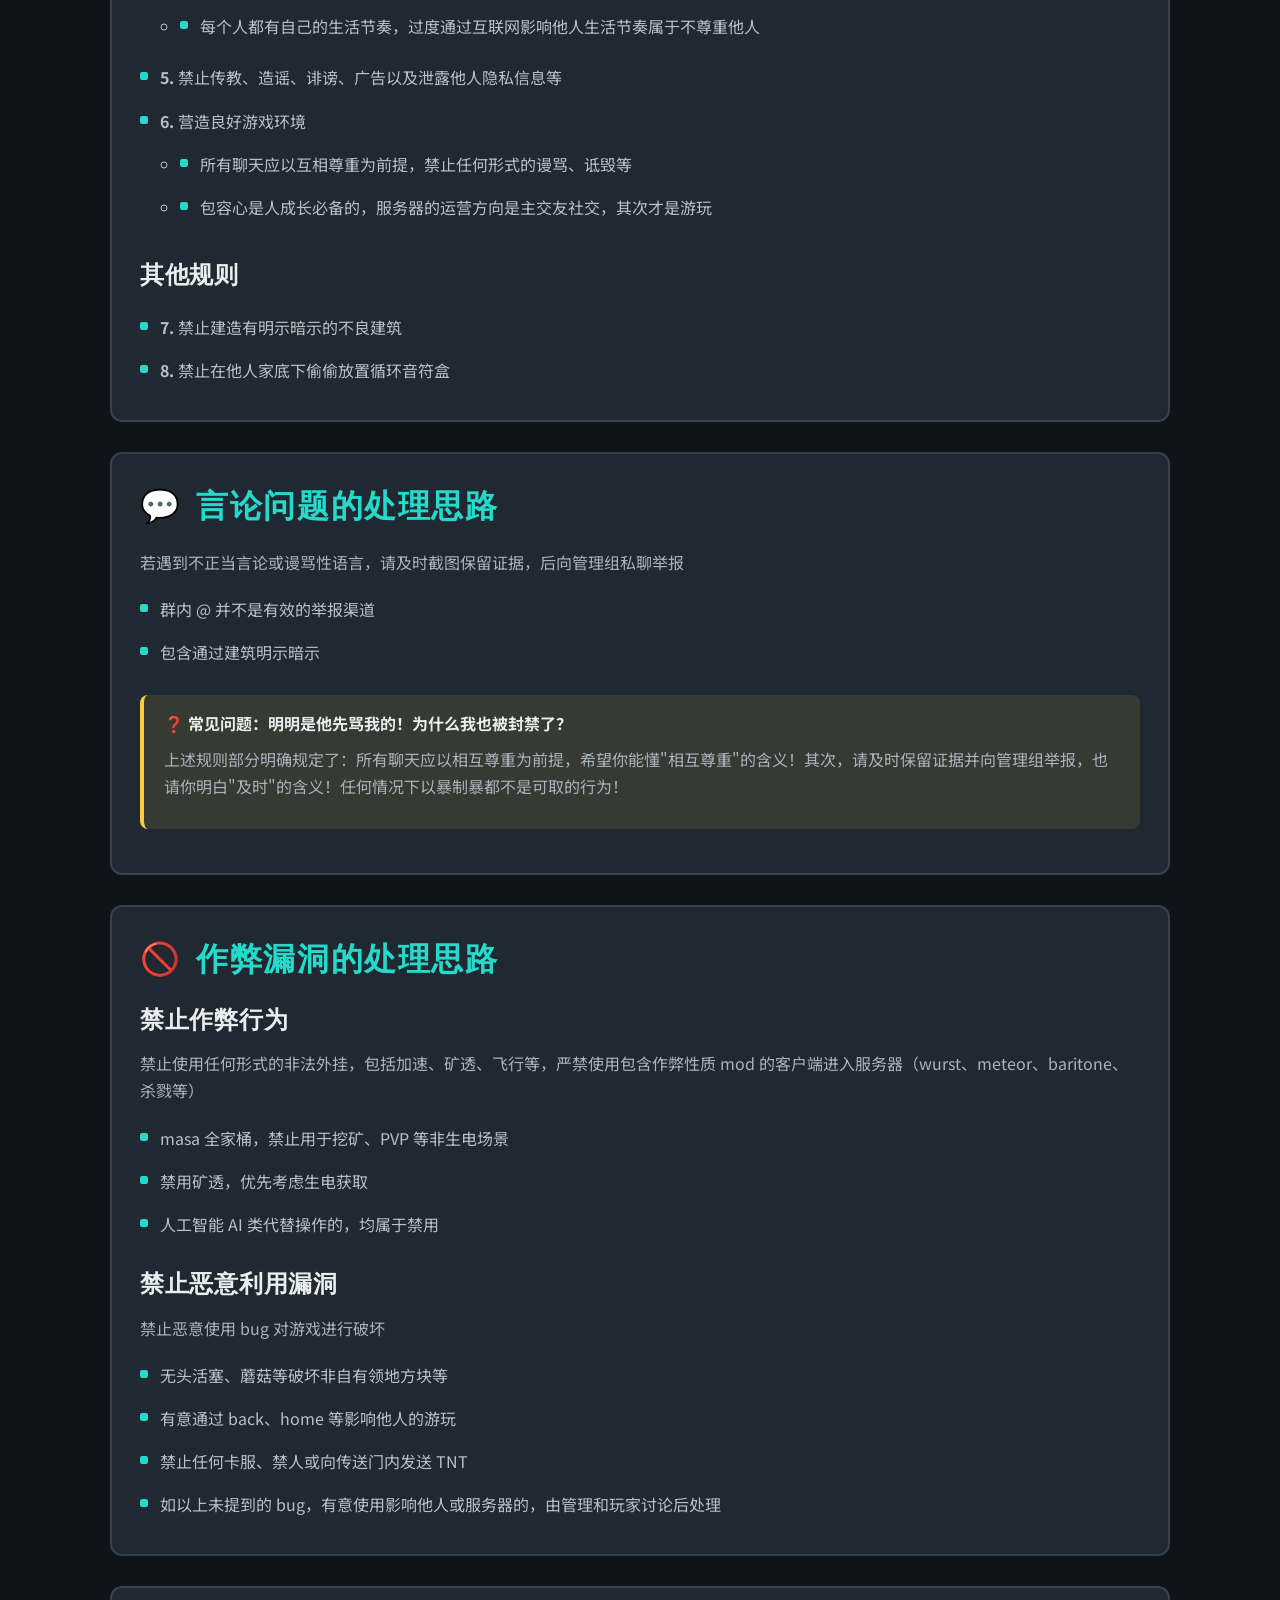
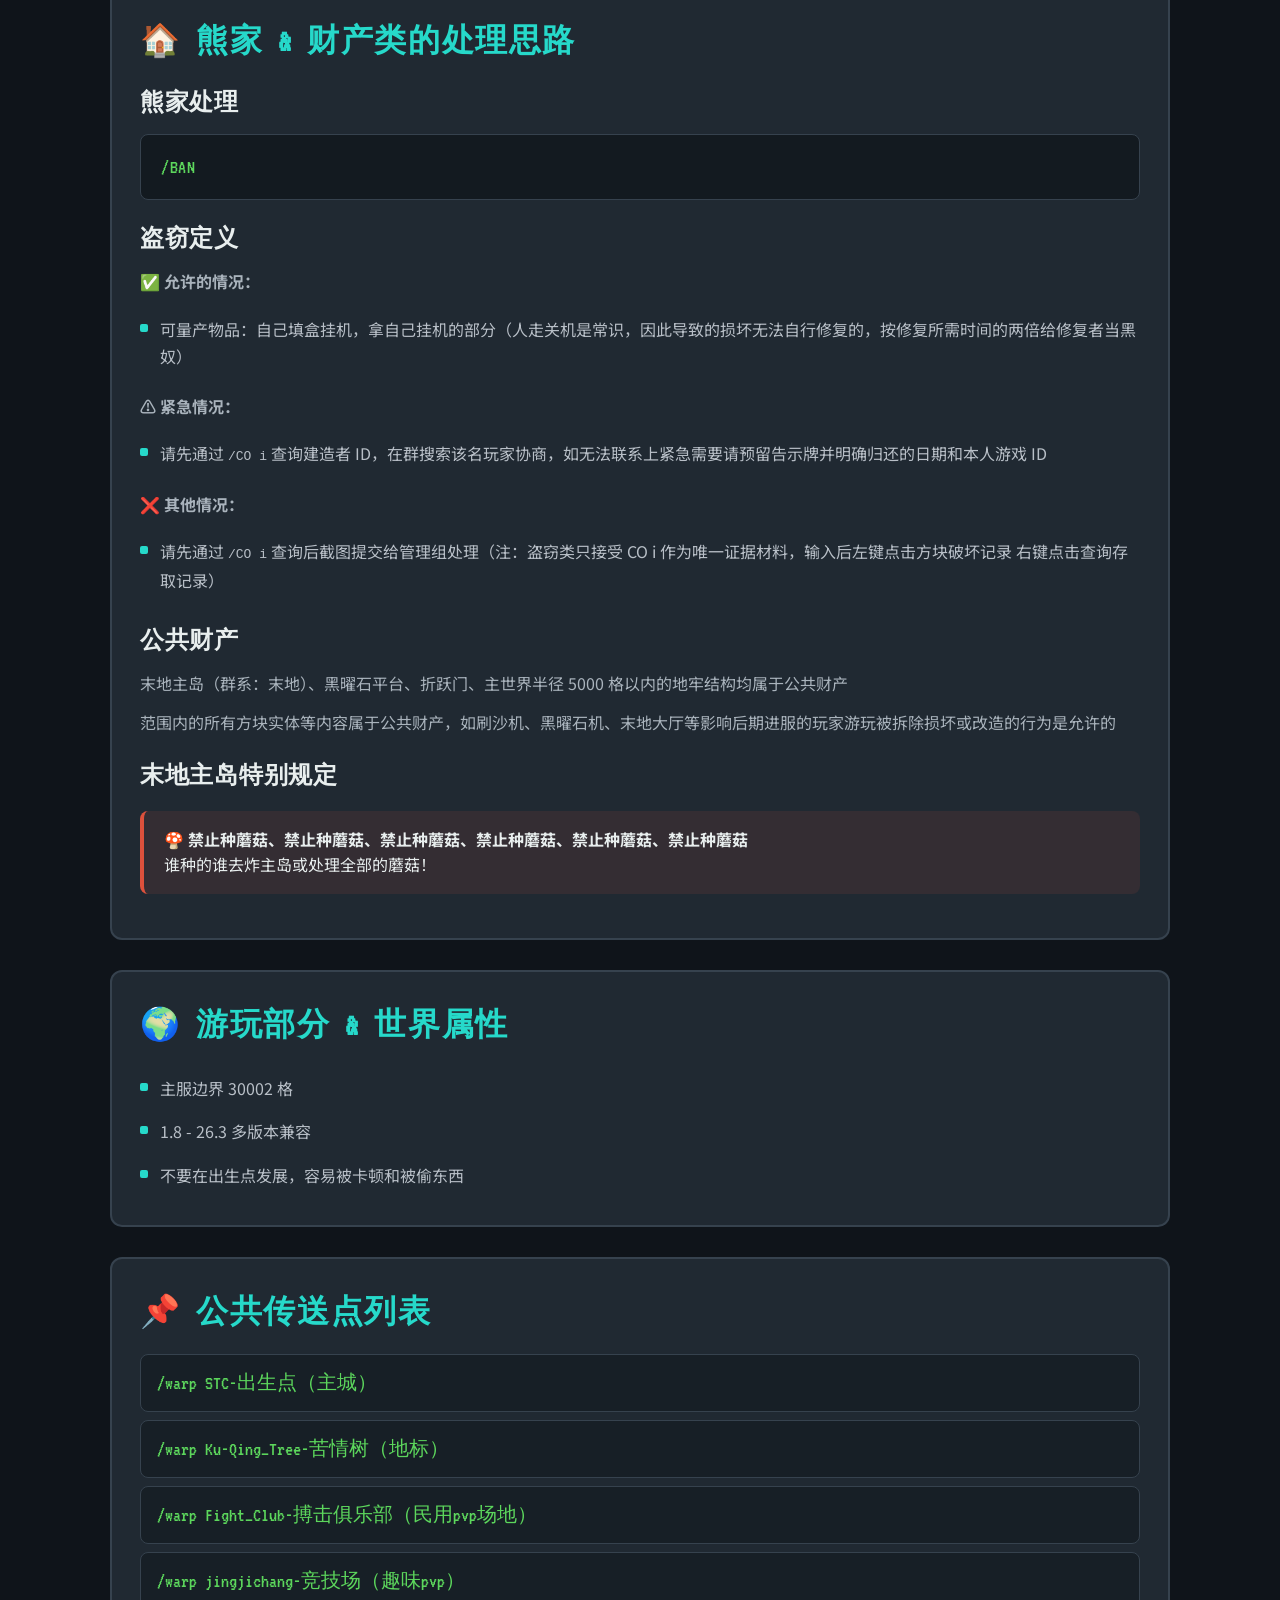
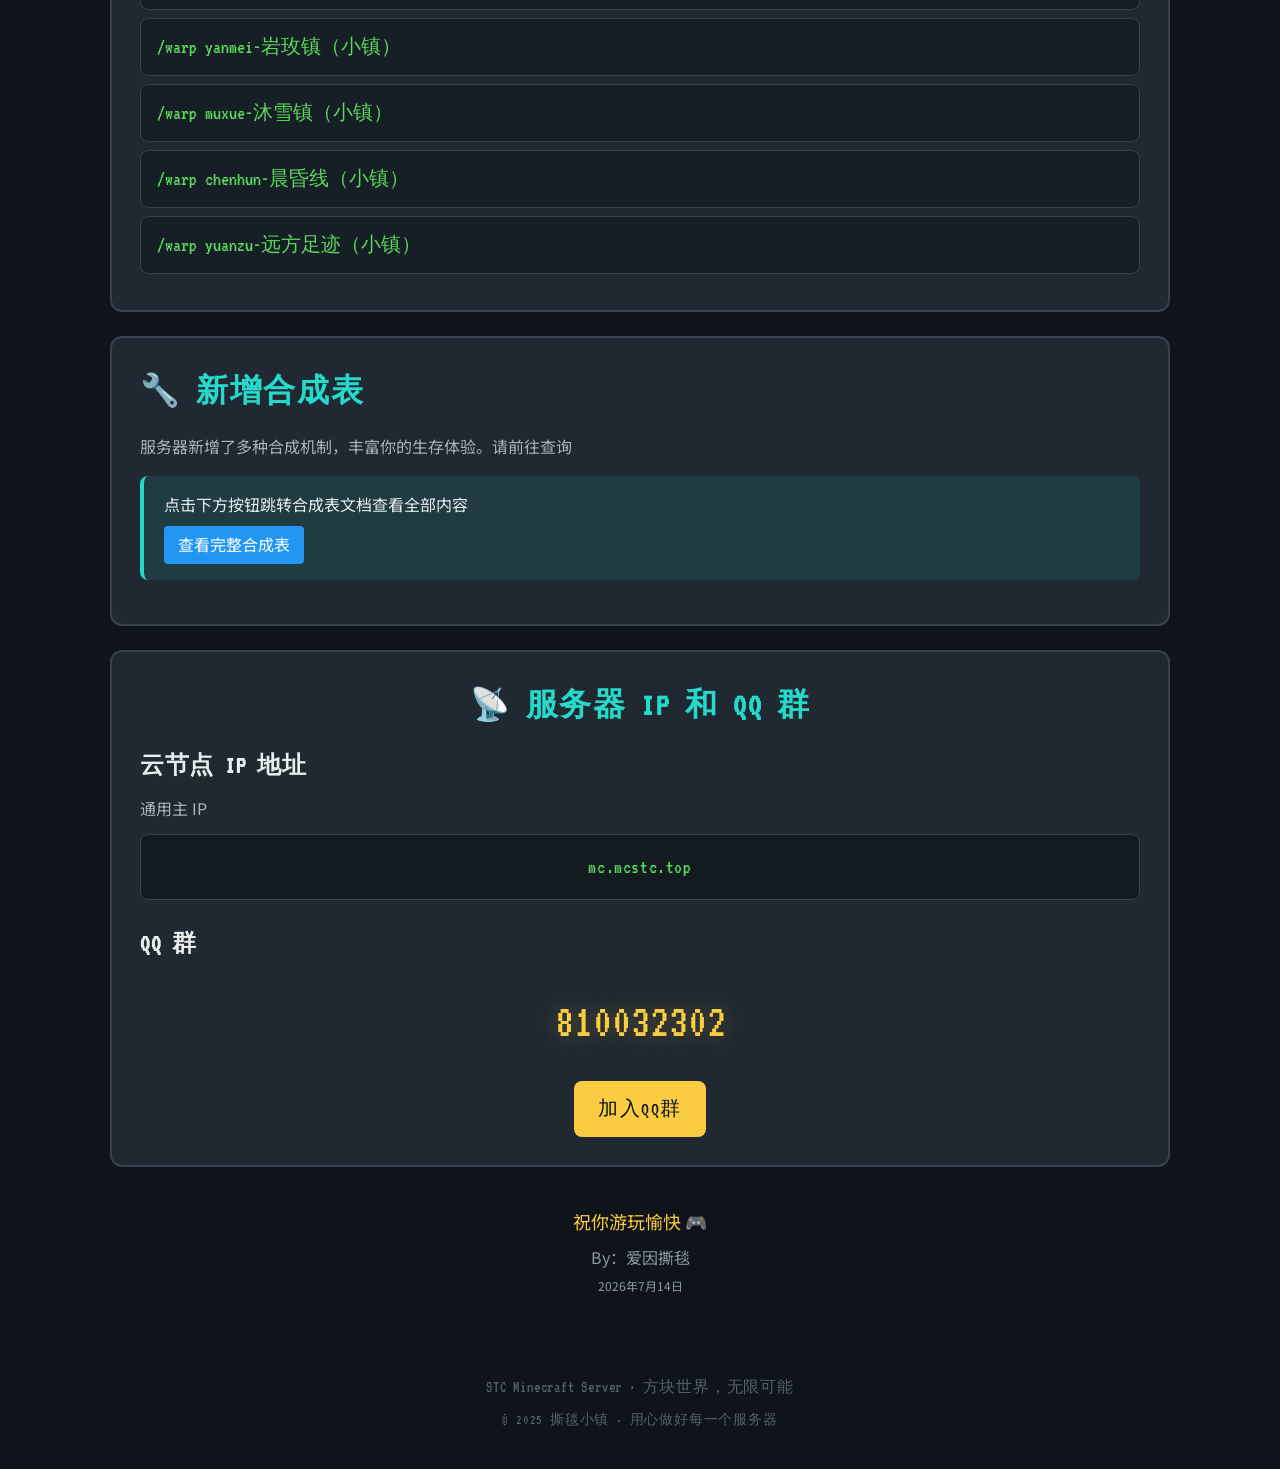
<file: 游玩手册.html>
<!DOCTYPE html>
<html lang="zh-CN">
<head>
    <meta charset="UTF-8">
    <meta name="viewport" content="width=device-width, initial-scale=1.0">
    <title>游玩手册</title>
    <link rel="stylesheet" href="style.css">
</head>
<body>
    <div class="mc-bg"></div>

    <!-- 导航栏 -->
    <nav class="mc-nav">
        <ul>
            <li><a href="index.html">首页</a></li>
            <li><a href="小镇列表.html">小镇列表</a></li>
            <li><a href="commands.html">指令查询</a></li>
            <li><a href="称号定制.html">称号定制</a></li>
            <li><a href="游玩手册.html" class="active">游玩手册</a></li>
        </ul>
    </nav>

    <div class="container">
        <!-- 页面标题 -->
        <header class="page-header fade-up fade-up-1">
            <div class="subtitle">
                <span>📖</span>
                <span>SERVER MANUAL</span>
                <span>📖</span>
            </div>
            <h1>游玩手册</h1>
            <p class="desc">本手册包含服务器规则、特色玩法及重要信息，请阅读后再进入服务器</p>
            <div class="pixel-divider"></div>
        </header>

        <!-- 目录 -->
        <section class="mc-card fade-up fade-up-2" style="margin-bottom: 30px;">
            <h2>📑 目录</h2>
            <div class="toc-links">
                <a href="#overview">服务器概述</a>
                <a href="#concept">服规概念</a>
                <a href="#rules">规则部分</a>
                <a href="#speech">言论问题处理</a>
                <a href="#cheat">作弊漏洞处理</a>
                <a href="#grief">熊家&财产处理</a>
                <a href="#gameplay">游玩部分&世界属性</a>
                <a href="#gameplay">新增合成表</a>
                <a href="#contact">服务器IP和QQ群</a>
            </div>
        </section>

        <!-- 服务器概述 -->
        <section class="mc-card fade-up fade-up-2" id="overview" style="margin-bottom: 30px;">
            <h2>🏗️ 服务器概述</h2>
            
            <h3>硬件核心</h3>
            <ul class="mc-list">
                <li>AMD R9 物理机、服务器所在地：宿迁</li>
            </ul>
            
            <h3 style="margin-top: 20px;">运营方向</h3>
            <ul class="mc-list">
                <li>只收赞助获得称号，不卖其他任何权限物品</li>
                <li>原版风格的游戏内容因为内容有限所以主交友社交</li>
                <li>小镇实行自治制度，玩家可联系服主自行创建小镇</li>
            </ul>
            
            <h3 style="margin-top: 20px;">管理组权限范围</h3>
            <ul class="mc-list">
                <li>不干预正常生存线游玩（如肚子饿了，就差一个物品，找不到地形等问题均按已读处理）</li>
                <li>OP 权限组只操作测试、奖励、补偿、修复、封禁</li>
            </ul>
            
            <h3 style="margin-top: 20px;">管理列表</h3>
            <div style="margin: 15px 0; padding-left: 20px;">
                <p><strong>服主 Aiyin_ST</strong></p>
                <ul class="mc-list" style="margin-left: 20px;">
                    <li>开服经验：首次开服</li>
                    <li>拥有服务器后台，统筹管理服务器玩法构建</li>
                    <li>有意向可自荐申请加入管理组</li>
                </ul>
                
                <p style="margin-top: 15px;"><strong>管理员 ShuL1</strong></p>
                <ul class="mc-list" style="margin-left: 20px;">
                    <li>具备完整开服运维经验</li>
                    <li>服务器事务管理员，全栈技术保障人员</li>
                </ul>
                
                <p style="margin-top: 15px;"><strong>赞助称号管理员/技术人员 Ch1m4</strong></p>
                <ul class="mc-list" style="margin-left: 20px;">
                    <li>负责称号发放与故障修复</li>
                    <li>服务器技术维护人员</li>
                </ul>
            </div>
        </section>

        <!-- 服规概念 -->
        <section class="mc-card fade-up fade-up-3" id="concept" style="margin-bottom: 30px;">
            <h2>💡 服规概念</h2>
            
            <h3>共识</h3>
            <p>进入服务器 & 群聊的玩家，无论是否完整阅读此服规，都被默认视为同意遵守规则的全部内容。</p>
            <ul class="mc-list">
                <li>所以请勿使用"我不知道"、"我不懂"作为借口</li>
                <li>正版服已经过滤了 99% 的神人，剩下的 1% 由玩家们互相过滤</li>
            </ul>
            
            <h3 style="margin-top: 20px;">规则外行为处理思路</h3>
            <p>对于没有被服规提到的不当行为，经由管理组和玩家讨论，确实性质恶劣影响不当，将同样会收到处罚</p>
            <ul class="mc-list">
                <li>出现规则限制以外，导致的恶劣影响裁定结果不得由管理组一票决定</li>
                <li>出现规则限制以外，非人为因素的游戏内资产损失问题，按照 2 倍损失补偿</li>
            </ul>
            
            <h3 style="margin-top: 20px;">举报机制</h3>
            <p>遭受玩家违反任何条约，请及时截图或 NVIDIA 回放保存保留证据并及时向管理组进行举报</p>
            <ul class="mc-list">
                <li>证据充分时，请注意说明时间地点和具体被侵害的损失，其中证据通过私聊管理或服主商讨</li>
                <li>在群内 @ 并不是有效的处理方式</li>
                <li>有些东西放到台面上是逼宫，只会让管理者头痛，所以请私聊管理者处理</li>
                <li>以暴制暴、以牙还牙与本服的理念冲突</li>
            </ul>
            
            <h3 style="margin-top: 20px;">法律声明</h3>
            <div class="alert-box danger">
                ⚖️ 任何行为必须符合中国法律，违法犯罪行为将交由相关执法单位处理！（开盒、诈骗已有立案记录）
                <br>网络并不是法外之地！
            </div>
        </section>

        <!-- 规则部分 -->
        <section class="mc-card fade-up fade-up-3" id="rules" style="margin-bottom: 30px;">
            <h2>📜 规则部分</h2>
            
            <h3>言论规则</h3>
            <ul class="mc-list">
                <li><strong>1.</strong> 服务器玩家拥有言论自由权
                    <ul style="margin-top: 8px; padding-left: 20px;">
                        <li>素食主义、爱狗人士、受害者有罪论等，想必都是了解当今时代的运作，基因的劣汰，烦请个人道德请勿绑架自然法则</li>
                    </ul>
                </li>
                <li><strong>2.</strong> 禁止讨论非法与政治话题
                    <ul style="margin-top: 8px; padding-left: 20px;">
                        <li>喜欢敏感话题请免加入服务器</li>
                    </ul>
                </li>
                <li><strong>3.</strong> 禁止讨论黄赌毒暴力等不健康话题
                    <ul style="margin-top: 8px; padding-left: 20px;">
                        <li>对黄赌毒说不！</li>
                    </ul>
                </li>
                <li><strong>4.</strong> 禁止刷屏或私信骚扰
                    <ul style="margin-top: 8px; padding-left: 20px;">
                        <li>每个人都有自己的生活节奏，过度通过互联网影响他人生活节奏属于不尊重他人</li>
                    </ul>
                </li>
                <li><strong>5.</strong> 禁止传教、造谣、诽谤、广告以及泄露他人隐私信息等</li>
                <li><strong>6.</strong> 营造良好游戏环境
                    <ul style="margin-top: 8px; padding-left: 20px;">
                        <li>所有聊天应以互相尊重为前提，禁止任何形式的谩骂、诋毁等</li>
                        <li>包容心是人成长必备的，服务器的运营方向是主交友社交，其次才是游玩</li>
                    </ul>
                </li>
            </ul>
            
            <h3 style="margin-top: 20px;">其他规则</h3>
            <ul class="mc-list">
                <li><strong>7.</strong> 禁止建造有明示暗示的不良建筑</li>
                <li><strong>8.</strong> 禁止在他人家底下偷偷放置循环音符盒</li>
            </ul>

        </section>

        <!-- 言论问题的处理思路 -->
        <section class="mc-card fade-up fade-up-4" id="speech" style="margin-bottom: 30px;">
            <h2>💬 言论问题的处理思路</h2>
            <p>若遇到不正当言论或谩骂性语言，请及时截图保留证据，后向管理组私聊举报</p>
            <ul class="mc-list">
                <li>群内 @ 并不是有效的举报渠道</li>
                <li>包含通过建筑明示暗示</li>
            </ul>
            
            <div class="alert-box warning" style="margin-top: 20px;">
                <strong>❓ 常见问题：明明是他先骂我的！为什么我也被封禁了？</strong>
                <p style="margin-top: 10px;">上述规则部分明确规定了：所有聊天应以相互尊重为前提，希望你能懂"相互尊重"的含义！其次，请及时保留证据并向管理组举报，也请你明白"及时"的含义！任何情况下以暴制暴都不是可取的行为！</p>
            </div>
        </section>

        <!-- 作弊漏洞的处理思路 -->
        <section class="mc-card fade-up fade-up-4" id="cheat" style="margin-bottom: 30px;">
            <h2>🚫 作弊漏洞的处理思路</h2>
            
            <h3>禁止作弊行为</h3>
            <p>禁止使用任何形式的非法外挂，包括加速、矿透、飞行等，严禁使用包含作弊性质 mod 的客户端进入服务器（wurst、meteor、baritone、杀戮等）</p>
            <ul class="mc-list">
                <li>masa 全家桶，禁止用于挖矿、PVP 等非生电场景</li>
                <li>禁用矿透，优先考虑生电获取</li>
                <li>人工智能 AI 类代替操作的，均属于禁用</li>
            </ul>
            
            <h3 style="margin-top: 20px;">禁止恶意利用漏洞</h3>
            <p>禁止恶意使用 bug 对游戏进行破坏</p>
            <ul class="mc-list">
                <li>无头活塞、蘑菇等破坏非自有领地方块等</li>
                <li>有意通过 back、home 等影响他人的游玩</li>
                <li>禁止任何卡服、禁人或向传送门内发送 TNT</li>
                <li>如以上未提到的 bug，有意使用影响他人或服务器的，由管理和玩家讨论后处理</li>
            </ul>
        </section>

        <!-- 熊家&财产类的处理思路 -->
        <section class="mc-card fade-up fade-up-5" id="grief" style="margin-bottom: 30px;">
            <h2>🏠 熊家 & 财产类的处理思路</h2>
            
            <h3>熊家处理</h3>
            <div class="mc-code">/BAN</div>
            
            <h3 style="margin-top: 20px;">盗窃定义</h3>
            <p><strong>✅ 允许的情况：</strong></p>
            <ul class="mc-list">
                <li>可量产物品：自己填盒挂机，拿自己挂机的部分（人走关机是常识，因此导致的损坏无法自行修复的，按修复所需时间的两倍给修复者当黑奴）</li>
            </ul>
            
            <p style="margin-top: 15px;"><strong>⚠️ 紧急情况：</strong></p>
            <ul class="mc-list">
                <li>请先通过 <code>/CO i</code> 查询建造者 ID，在群搜索该名玩家协商，如无法联系上紧急需要请预留告示牌并明确归还的日期和本人游戏 ID</li>
            </ul>
            
            <p style="margin-top: 15px;"><strong>❌ 其他情况：</strong></p>
            <ul class="mc-list">
                <li>请先通过 <code>/CO i</code> 查询后截图提交给管理组处理（注：盗窃类只接受 CO i 作为唯一证据材料，输入后左键点击方块破坏记录 右键点击查询存取记录）</li>
            </ul>
            
            <h3 style="margin-top: 20px;">公共财产</h3>
            <p>末地主岛（群系：末地）、黑曜石平台、折跃门、主世界半径 5000 格以内的地牢结构均属于公共财产</p>
            <p>范围内的所有方块实体等内容属于公共财产，如刷沙机、黑曜石机、末地大厅等影响后期进服的玩家游玩被拆除损坏或改造的行为是允许的</p>
            
            <h3 style="margin-top: 20px;">末地主岛特别规定</h3>
            <div class="alert-box danger">
                🍄 <strong>禁止种蘑菇、禁止种蘑菇、禁止种蘑菇、禁止种蘑菇、禁止种蘑菇、禁止种蘑菇</strong>
                <br>谁种的谁去炸主岛或处理全部的蘑菇！
            </div>
        </section>

        <!-- 游玩部分&世界属性 -->
        <section class="mc-card fade-up fade-up-5" id="gameplay" style="margin-bottom: 30px;">
            <h2>🌍 游玩部分 & 世界属性</h2>
            <ul class="mc-list">
                <li>主服边界 30002 格</li>
                <li>1.8 - 26.3 多版本兼容</li>
                <li>不要在出生点发展，容易被卡顿和被偷东西</li>
            </ul>
        </section>

        <section class="mc-card fade-up fade-up-2">
            <h2>📌 公共传送点列表</h2>
            <div class="command-item" onclick="copyCommand('/back')">
                <span class="cmd">/warp STC-出生点（主城）</span>
            </div>
            <div class="command-item" onclick="copyCommand('/back')">
                <span class="cmd">/warp Ku-Qing_Tree-苦情树（地标）</span>
            </div>
            <div class="command-item" onclick="copyCommand('/back')">
                <span class="cmd">/warp Fight_Club-搏击俱乐部（民用pvp场地） </span>
            </div>
            <div class="command-item" onclick="copyCommand('/back')">
                <span class="cmd">/warp jingjichang-竞技场（趣味pvp） </span>
            </div>
            <div class="command-item" onclick="copyCommand('/back')">
                <span class="cmd">/warp yanmei-岩玫镇（小镇） </span>
            </div>
            <div class="command-item" onclick="copyCommand('/back')">
                <span class="cmd">/warp muxue-沐雪镇（小镇） </span>
            </div>
            <div class="command-item" onclick="copyCommand('/back')">
                <span class="cmd">/warp chenhun-晨昏线（小镇） </span>
            </div>
            <div class="command-item" onclick="copyCommand('/back')">
                <span class="cmd">/warp yuanzu-远方足迹（小镇） </span>
            </div>
        </section>

        <!-- 新增合成表 -->
<section class="mc-card fade-up fade-up-5">
    <h2>🔧 新增合成表</h2>
    <p>服务器新增了多种合成机制，丰富你的生存体验。请前往查询</p>
    <div style="margin-top: 16px;">
        <div class="alert-box info">
            点击下方按钮跳转合成表文档查看全部内容
            <br>
            <a href="https://docs.qq.com/doc/DS05aTW5XdVZxWm1j" style="display:inline-block;margin-top:8px;padding:6px 14px;background:#2196F3;color:#fff;border-radius:4px;text-decoration:none;">查看完整合成表</a>
        </div>
    </div>
</section>

        <!-- 服务器IP和QQ群 -->
        <section class="mc-card fade-up fade-up-5" id="contact" style="margin-bottom: 30px; text-align: center;">
            <h2>📡 服务器 IP 和 QQ 群</h2>
            
            <h3 style="text-align: left;">云节点 IP 地址</h3>
            <p style="text-align: left;">通用主 IP</p>
            <div class="mc-code">mc.mcstc.top</div>
            
            <h3 style="margin-top: 25px; text-align: left;">QQ 群</h3>
            <div style="font-family: 'VT323', monospace; font-size: 48px; color: hsl(45, 95%, 62%); text-shadow: 0 0 20px hsla(45, 95%, 62%, 0.3); margin: 20px 0;">
                810032302
            </div>
            <a href="https://qm.qq.com/q/GRPCAP8kOA" class="mc-btn gold">加入QQ群</a>
        </section>

        <!-- 结尾 -->
        <div style="text-align: center; margin: 40px 0; color: hsl(210, 12%, 60%);">
            <p style="font-size: 18px; color: hsl(45, 95%, 62%);">祝你游玩愉快 🎮</p>
            <p style="margin-top: 10px;">By：爱因撕毯</p>
            <p style="margin-top: 5px; font-size: 12px;">2026年7月14日</p>
        </div>
    </div>

    <footer class="mc-footer">
        <p>STC Minecraft Server · 方块世界，无限可能</p>
        <p style="margin-top: 8px; font-size: 14px;">© 2025 撕毯小镇 · 用心做好每一个服务器</p>
    </footer>
</body>
</html>
</file>
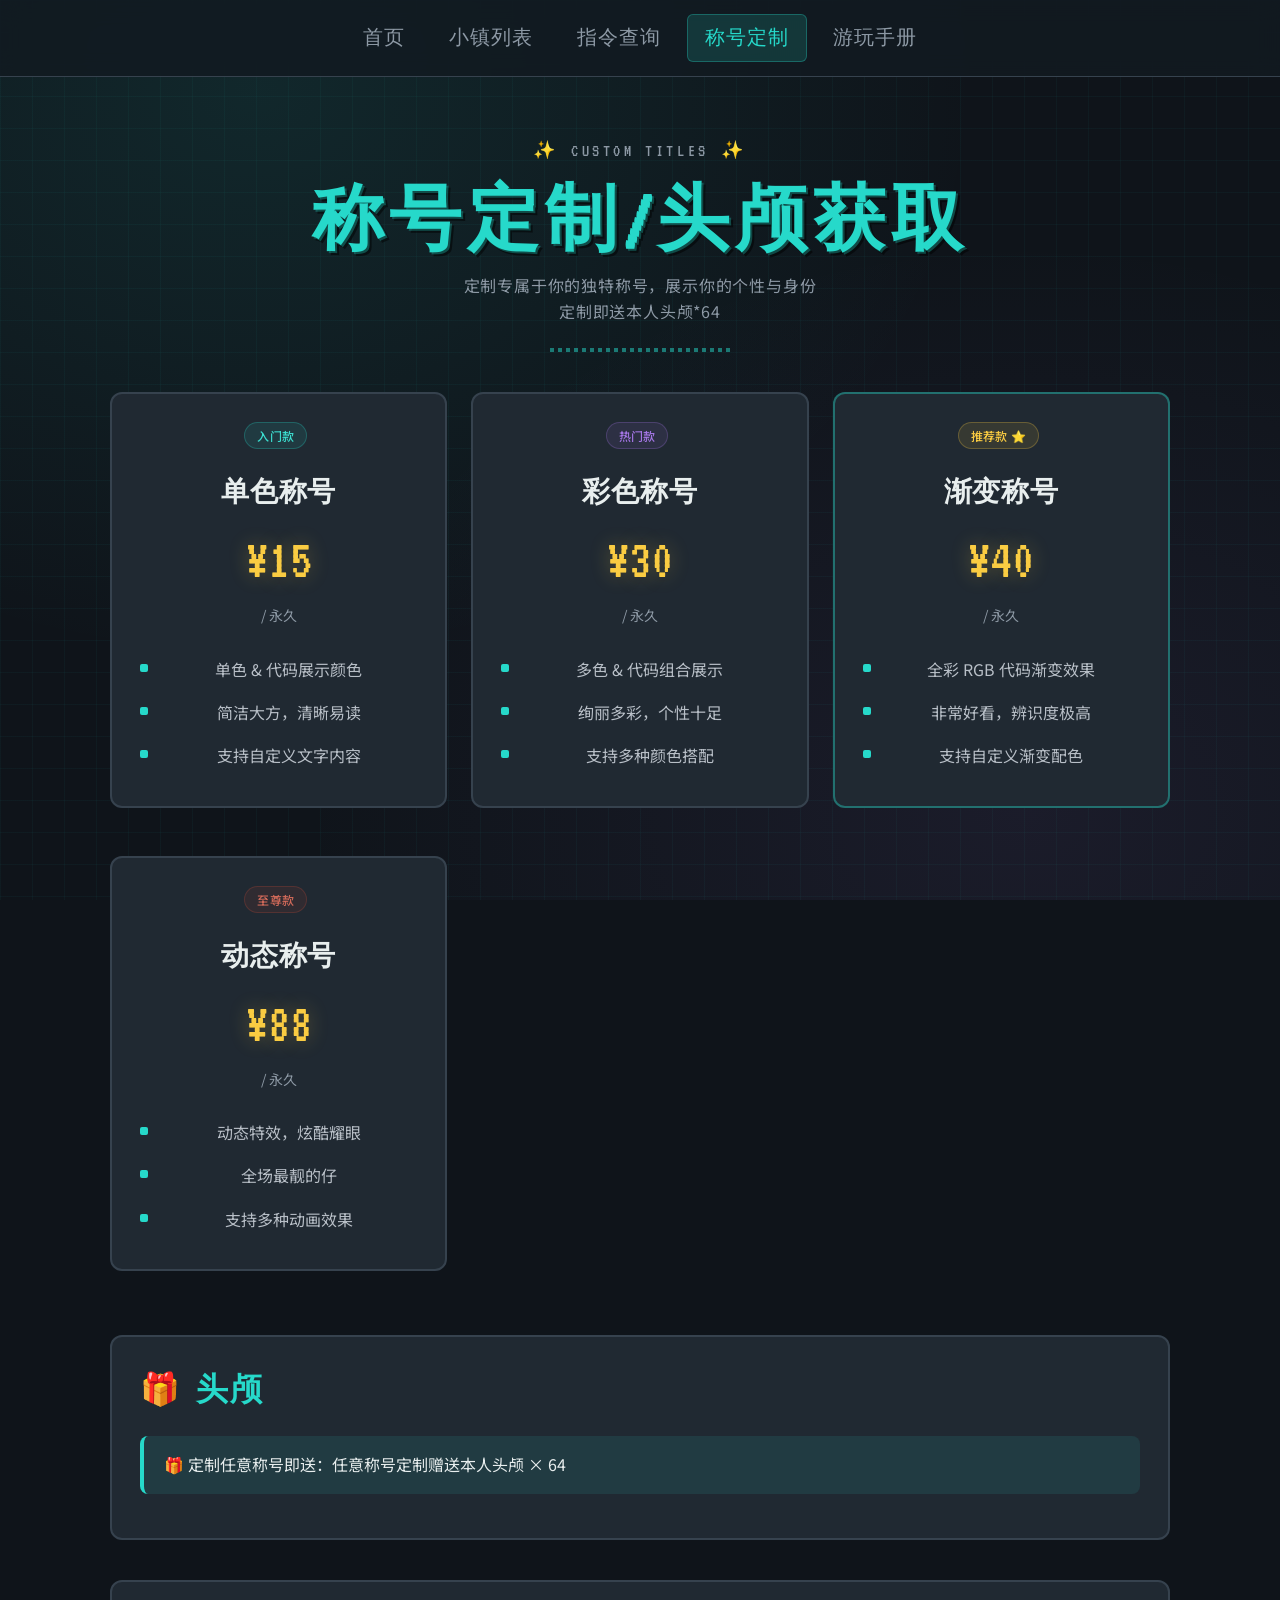
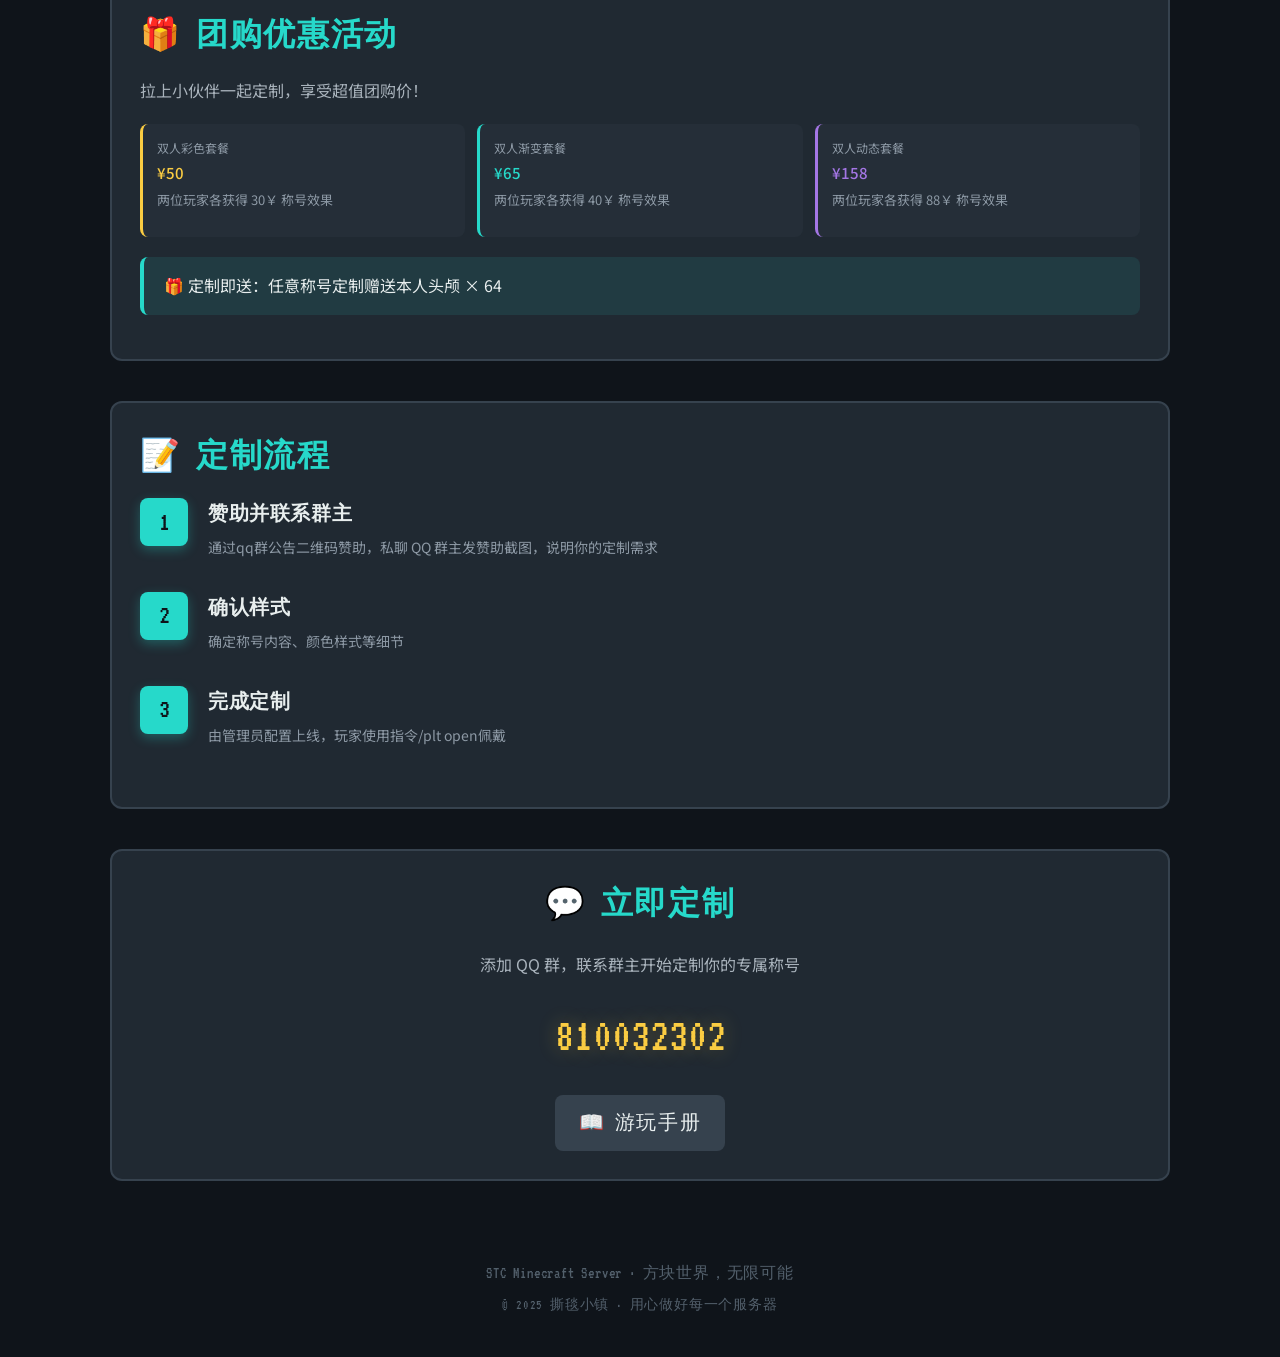
<file: 称号定制.html>
<!DOCTYPE html>
<html lang="zh-CN">
<head>
    <meta charset="UTF-8">
    <meta name="viewport" content="width=device-width, initial-scale=1.0">
    <title>称号定制</title>
    <link rel="stylesheet" href="style.css">
</head>
<body>
    <div class="mc-bg"></div>

    <!-- 导航栏 -->
    <nav class="mc-nav">
        <ul>
            <li><a href="index.html">首页</a></li>
            <li><a href="小镇列表.html">小镇列表</a></li>
            <li><a href="commands.html">指令查询</a></li>
            <li><a href="称号定制.html" class="active">称号定制</a></li>
            <li><a href="游玩手册.html">游玩手册</a></li>
        </ul>
    </nav>

    <div class="container">
        <!-- 页面标题 -->
        <header class="page-header fade-up fade-up-1">
            <div class="subtitle">
                <span>✨</span>
                <span>CUSTOM TITLES</span>
                <span>✨</span>
            </div>
            <h1>称号定制/头颅获取</h1>
            <p class="desc">定制专属于你的独特称号，展示你的个性与身份</p>
            <p class="desc">定制即送本人头颅*64</p>
            <div class="pixel-divider"></div>
        </header>

        <!-- 称号价格卡片 -->
        <div class="town-grid" style="margin-bottom: 40px;">
            <!-- 单色称号 -->
            <div class="price-card mc-card fade-up fade-up-2">
                <div style="text-align: center;">
                    <span class="mc-tag blue">入门款</span>
                    <h3 style="margin-top: 16px; font-size: 28px;">单色称号</h3>
                    <div class="price">¥15</div>
                    <p style="color: hsl(210, 12%, 60%); font-size: 14px;">/ 永久</p>
                </div>
                <ul class="mc-list" style="margin-top: 20px;">
                    <li>单色 & 代码展示颜色</li>
                    <li>简洁大方，清晰易读</li>
                    <li>支持自定义文字内容</li>
                </ul>
            </div>

            <!-- 彩色称号 -->
            <div class="price-card mc-card fade-up fade-up-3">
                <div style="text-align: center;">
                    <span class="mc-tag purple">热门款</span>
                    <h3 style="margin-top: 16px; font-size: 28px;">彩色称号</h3>
                    <div class="price">¥30</div>
                    <p style="color: hsl(210, 12%, 60%); font-size: 14px;">/ 永久</p>
                </div>
                <ul class="mc-list" style="margin-top: 20px;">
                    <li>多色 & 代码组合展示</li>
                    <li>绚丽多彩，个性十足</li>
                    <li>支持多种颜色搭配</li>
                </ul>
            </div>

            <!-- 渐变称号 -->
            <div class="price-card mc-card fade-up fade-up-4" style="border-color: hsla(175, 70%, 50%, 0.4);">
                <div style="text-align: center;">
                    <span class="mc-tag gold">推荐款 ⭐</span>
                    <h3 style="margin-top: 16px; font-size: 28px;">渐变称号</h3>
                    <div class="price">¥40</div>
                    <p style="color: hsl(210, 12%, 60%); font-size: 14px;">/ 永久</p>
                </div>
                <ul class="mc-list" style="margin-top: 20px;">
                    <li>全彩 RGB 代码渐变效果</li>
                    <li>非常好看，辨识度极高</li>
                    <li>支持自定义渐变配色</li>
                </ul>
            </div>

            <!-- 动态称号 -->
            <div class="price-card mc-card fade-up fade-up-5">
                <div style="text-align: center;">
                    <span class="mc-tag red">至尊款</span>
                    <h3 style="margin-top: 16px; font-size: 28px;">动态称号</h3>
                    <div class="price">¥88</div>
                    <p style="color: hsl(210, 12%, 60%); font-size: 14px;">/ 永久</p>
                </div>
                <ul class="mc-list" style="margin-top: 20px;">
                    <li>动态特效，炫酷耀眼</li>
                    <li>全场最靓的仔</li>
                    <li>支持多种动画效果</li>
                </ul>
            </div>
        </div>

        <!-- 优惠活动 -->
        <section class="mc-card fade-up fade-up-3" style="margin-bottom: 40px;">
            <h2>🎁 头颅</h2>
            <div class="alert-box info" style="margin-top: 20px;">
                🎁 定制任意称号即送：任意称号定制赠送本人头颅 × 64
            </div>
        </section>

        <!-- 优惠活动 -->
        <section class="mc-card fade-up fade-up-3" style="margin-bottom: 40px;">
            <h2>🎁 团购优惠活动</h2>
            <p style="margin-bottom: 20px;">拉上小伙伴一起定制，享受超值团购价！</p>
            
            <div class="info-grid">
                <div class="info-box" style="border-left-color: hsl(45, 95%, 62%);">
                    <div class="label">双人彩色套餐</div>
                    <div class="value" style="color: hsl(45, 95%, 62%);">¥50</div>
                    <p style="font-size: 13px; color: hsl(210, 12%, 60%); margin-top: 4px;">两位玩家各获得 30￥ 称号效果</p>
                </div>
                <div class="info-box" style="border-left-color: hsl(175, 70%, 50%);">
                    <div class="label">双人渐变套餐</div>
                    <div class="value" style="color: hsl(175, 70%, 50%);">¥65</div>
                    <p style="font-size: 13px; color: hsl(210, 12%, 60%); margin-top: 4px;">两位玩家各获得 40￥ 称号效果</p>
                </div>
                <div class="info-box" style="border-left-color: hsl(265, 68%, 68%);">
                    <div class="label">双人动态套餐</div>
                    <div class="value" style="color: hsl(265, 68%, 68%);">¥158</div>
                    <p style="font-size: 13px; color: hsl(210, 12%, 60%); margin-top: 4px;">两位玩家各获得 88￥ 称号效果</p>
                </div>
            </div>

            <div class="alert-box info" style="margin-top: 20px;">
                🎁 定制即送：任意称号定制赠送本人头颅 × 64
            </div>
        </section>

        <!-- 定制流程 -->
        <section class="mc-card fade-up fade-up-4" style="margin-bottom: 40px;">
            <h2>📝 定制流程</h2>
            
            <div class="step-item">
                <div class="step-number">1</div>
                <div>
                    <h3 style="font-size: 20px; margin-bottom: 6px;">赞助并联系群主</h3>
                    <p style="color: hsl(210, 12%, 60%); font-size: 14px;">通过qq群公告二维码赞助，私聊 QQ 群主发赞助截图，说明你的定制需求</p>
                </div>
            </div>

            <div class="step-item">
                <div class="step-number">2</div>
                <div>
                    <h3 style="font-size: 20px; margin-bottom: 6px;">确认样式</h3>
                    <p style="color: hsl(210, 12%, 60%); font-size: 14px;">确定称号内容、颜色样式等细节</p>
                </div>
            </div>

            <div class="step-item">
                <div class="step-number">3</div>
                <div>
                    <h3 style="font-size: 20px; margin-bottom: 6px;">完成定制</h3>
                    <p style="color: hsl(210, 12%, 60%); font-size: 14px;">由管理员配置上线，玩家使用指令/plt open佩戴</p>
                </div>
            </div>
        </section>

        <!-- 联系卡片 -->
        <section class="mc-card fade-up fade-up-5" style="text-align: center; margin-bottom: 40px;">
            <h2>💬 立即定制</h2>
            <p style="margin: 20px 0;">添加 QQ 群，联系群主开始定制你的专属称号</p>
            <div style="font-family: 'VT323', monospace; font-size: 48px; color: hsl(45, 95%, 62%); text-shadow: 0 0 20px hsla(45, 95%, 62%, 0.3); margin: 20px 0;">
                810032302
            </div>
            <div style="display: flex; gap: 12px; justify-content: center; flex-wrap: wrap;">
                <a href="游玩手册.html" class="mc-btn secondary">📖 游玩手册</a>
            </div>
        </section>
    </div>

    <footer class="mc-footer">
        <p>STC Minecraft Server · 方块世界，无限可能</p>
        <p style="margin-top: 8px; font-size: 14px;">© 2025 撕毯小镇 · 用心做好每一个服务器</p>
    </footer>
</body>
</html>
</file>
<file: style.css>
/* ============================================================
   STC Minecraft Server - 钻石蓝绿风格统一样式
   ============================================================ */

/* 引入字体 */
@import url('https://fonts.googleapis.com/css2?family=VT323&family=Noto+Sans+SC:wght@400;500;700&display=swap');

/* 重置与基础 */
*, *::before, *::after {
    box-sizing: border-box;
    margin: 0;
    padding: 0;
}

img, video {
    max-width: 100%;
    height: auto;
    display: block;
}

body {
    overflow-wrap: break-word;
    font-family: 'Noto Sans SC', system-ui, sans-serif;
    background: hsl(210, 28%, 8%);
    color: hsl(180, 15%, 92%);
    -webkit-font-smoothing: antialiased;
    min-height: 100vh;
    line-height: 1.6;
}

/* 背景层 */
.mc-bg {
    position: fixed;
    inset: 0;
    z-index: -1;
    background: 
        linear-gradient(hsla(175, 70%, 50%, 0.04) 1px, transparent 1px),
        linear-gradient(90deg, hsla(175, 70%, 50%, 0.04) 1px, transparent 1px),
        radial-gradient(ellipse at 20% 10%, hsla(175, 70%, 50%, 0.1), transparent 50%),
        radial-gradient(ellipse at 80% 90%, hsla(265, 68%, 68%, 0.08), transparent 50%),
        hsl(210, 28%, 8%);
    background-size: 32px 32px, 32px 32px, 100% 100%, 100% 100%, 100% 100%;
}

/* 容器 */
.container {
    max-width: 1100px;
    margin: 0 auto;
    padding: 0 20px;
}

/* ============================================================
   导航栏
   ============================================================ */
.mc-nav {
    position: sticky;
    top: 0;
    z-index: 100;
    background: hsla(210, 28%, 10%, 0.85);
    backdrop-filter: blur(12px);
    border-bottom: 1px solid hsl(210, 18%, 26%);
}

.mc-nav ul {
    list-style: none;
    display: flex;
    justify-content: center;
    flex-wrap: wrap;
    gap: 8px;
    padding: 14px 20px;
    max-width: 1100px;
    margin: 0 auto;
}

.mc-nav a {
    display: inline-block;
    padding: 8px 18px;
    font-family: 'VT323', monospace;
    font-size: 20px;
    color: hsl(210, 12%, 60%);
    text-decoration: none;
    border-radius: 6px;
    transition: all 0.25s ease;
    letter-spacing: 0.05em;
}

.mc-nav a:hover {
    color: hsl(175, 70%, 65%);
    background: hsla(175, 70%, 50%, 0.1);
}

.mc-nav a.active {
    color: hsl(175, 70%, 50%);
    background: hsla(175, 70%, 50%, 0.15);
    box-shadow: inset 0 0 0 1px hsla(175, 70%, 50%, 0.3);
}

/* ============================================================
   标题样式
   ============================================================ */
.pixel-title {
    font-family: 'VT323', monospace;
    letter-spacing: 0.08em;
    text-shadow: 
        2px 2px 0 hsla(175, 70%, 50%, 0.3),
        4px 4px 0 hsla(0, 0%, 0%, 0.5);
    color: hsl(175, 70%, 50%);
}

.page-header {
    text-align: center;
    padding: 60px 0 40px;
}

.page-header .subtitle {
    display: flex;
    align-items: center;
    justify-content: center;
    gap: 12px;
    margin-bottom: 16px;
    font-family: 'VT323', monospace;
    font-size: 18px;
    color: hsl(210, 12%, 60%);
    letter-spacing: 0.2em;
}

.page-header h1 {
    font-family: 'VT323', monospace;
    font-size: clamp(40px, 8vw, 72px);
    color: hsl(175, 70%, 50%);
    letter-spacing: 0.08em;
    text-shadow: 
        2px 2px 0 hsla(175, 70%, 50%, 0.3),
        4px 4px 0 hsla(0, 0%, 0%, 0.5);
    margin-bottom: 12px;
    line-height: 1.1;
}

.page-header .desc {
    color: hsl(210, 12%, 60%);
    font-size: 16px;
    letter-spacing: 0.05em;
}

.pixel-divider {
    width: 180px;
    height: 4px;
    margin: 24px auto 0;
    background-image: linear-gradient(
        90deg,
        hsl(175, 70%, 50%) 0%,
        hsl(175, 70%, 50%) 25%,
        transparent 25%,
        transparent 50%,
        hsl(175, 70%, 50%) 50%,
        hsl(175, 70%, 50%) 75%,
        transparent 75%,
        transparent 100%
    );
    background-size: 16px 4px;
    opacity: 0.5;
}

/* ============================================================
   卡片样式
   ============================================================ */
.mc-card {
    background: hsl(210, 22%, 16%);
    border: 2px solid hsl(210, 18%, 26%);
    border-radius: 12px;
    padding: 28px;
    margin-bottom: 24px;
    transition: all 0.35s cubic-bezier(0.2, 0.8, 0.2, 1);
}

.mc-card:hover {
    border-color: hsl(175, 70%, 50%);
    box-shadow: 
        0 12px 32px hsla(0, 0%, 0%, 0.35),
        0 0 30px hsla(175, 70%, 50%, 0.2);
    transform: translateY(-4px);
}

.mc-card h2 {
    font-family: 'VT323', monospace;
    font-size: 32px;
    color: hsl(175, 70%, 50%);
    margin-bottom: 16px;
    letter-spacing: 0.05em;
}

.mc-card h3 {
    font-family: 'VT323', monospace;
    font-size: 24px;
    color: hsl(180, 15%, 92%);
    margin-bottom: 10px;
    letter-spacing: 0.03em;
}

.mc-card p {
    color: hsl(210, 12%, 70%);
    margin-bottom: 12px;
    line-height: 1.7;
}

/* ============================================================
   统计行
   ============================================================ */
.stats-row {
    display: flex;
    flex-wrap: wrap;
    justify-content: center;
    gap: 40px;
    margin-bottom: 40px;
    padding: 24px;
}

.stat-item {
    text-align: center;
}

.stat-number {
    font-family: 'VT323', monospace;
    font-size: 42px;
    color: hsl(180, 15%, 92%);
    line-height: 1;
}

.stat-label {
    font-size: 14px;
    color: hsl(210, 12%, 60%);
    margin-top: 4px;
}

/* ============================================================
   小镇卡片
   ============================================================ */
.town-grid {
    display: grid;
    grid-template-columns: repeat(auto-fill, minmax(320px, 1fr));
    gap: 24px;
    margin-bottom: 40px;
}

.town-card {
    position: relative;
    background: hsl(210, 22%, 16%);
    border: 2px solid hsl(210, 18%, 26%);
    border-radius: 12px;
    overflow: hidden;
    transition: transform 0.35s cubic-bezier(0.2, 0.8, 0.2, 1),
                box-shadow 0.35s cubic-bezier(0.2, 0.8, 0.2, 1),
                border-color 0.35s ease;
    will-change: transform;
    --card-accent: hsl(175, 70%, 50%);
    --card-glow: hsla(175, 70%, 50%, 0.3);
}

.town-card:hover {
    transform: translateY(-8px);
    box-shadow: 
        0 20px 40px hsla(0, 0%, 0%, 0.4),
        0 0 30px var(--card-glow);
    border-color: var(--card-accent);
}

/* 卡片封面 */
.card-cover {
    position: relative;
    height: 160px;
    overflow: hidden;
}

.card-cover::after {
    content: '';
    position: absolute;
    left: 0;
    right: 0;
    bottom: 0;
    height: 8px;
    background-image: linear-gradient(
        90deg,
        hsla(0, 0%, 0%, 0.25) 0%,
        hsla(0, 0%, 0%, 0.25) 12.5%,
        transparent 12.5%,
        transparent 25%,
        hsla(0, 0%, 0%, 0.15) 25%,
        hsla(0, 0%, 0%, 0.15) 37.5%,
        transparent 37.5%,
        transparent 50%,
        hsla(0, 0%, 0%, 0.25) 50%,
        hsla(0, 0%, 0%, 0.25) 62.5%,
        transparent 62.5%,
        transparent 75%,
        hsla(0, 0%, 0%, 0.15) 75%,
        hsla(0, 0%, 0%, 0.15) 87.5%,
        transparent 87.5%,
        transparent 100%
    );
    background-size: 32px 8px;
}

/* 四种小镇封面 */
.cover-dawn {
    background: 
        radial-gradient(circle at 80% 40%, hsla(48, 100%, 70%, 0.9) 0, hsla(48, 100%, 70%, 0.9) 10%, transparent 10%),
        linear-gradient(180deg, #f4cf7a 0%, #ebb250 35%, #da8a2e 55%, #438c35 55%, #337226 100%);
}

.cover-blackstone {
    background: 
        radial-gradient(ellipse at 30% 80%, hsla(8, 90%, 55%, 0.6) 0, transparent 40%),
        radial-gradient(ellipse at 70% 90%, hsla(25, 100%, 55%, 0.5) 0, transparent 35%),
        linear-gradient(180deg, #242a37 0%, #1a232c 40%, #482c27 60%, #63322a 100%);
}

.cover-jade {
    background: 
        radial-gradient(circle at 25% 60%, hsla(45, 100%, 65%, 0.7) 0, transparent 8%),
        radial-gradient(circle at 50% 55%, hsla(45, 100%, 65%, 0.5) 0, transparent 6%),
        radial-gradient(circle at 75% 65%, hsla(45, 100%, 65%, 0.6) 0, transparent 7%),
        linear-gradient(180deg, #41bdd6 0%, #2db7b7 40%, #269b74 55%, #1a7e59 100%);
}

.cover-moon {
    background: 
        radial-gradient(circle at 20% 25%, hsla(0, 0%, 100%, 0.9) 0, hsla(0, 0%, 100%, 0.9) 2px, transparent 2px),
        radial-gradient(circle at 60% 15%, hsla(0, 0%, 100%, 0.8) 0, hsla(0, 0%, 100%, 0.8) 1.5px, transparent 1.5px),
        radial-gradient(circle at 85% 35%, hsla(0, 0%, 100%, 0.9) 0, hsla(0, 0%, 100%, 0.9) 2px, transparent 2px),
        radial-gradient(circle at 40% 45%, hsla(265, 80%, 85%, 0.7) 0, hsla(265, 80%, 85%, 0.7) 1.5px, transparent 1.5px),
        radial-gradient(circle at 70% 50%, hsla(0, 0%, 100%, 0.6) 0, hsla(0, 0%, 100%, 0.6) 1px, transparent 1px),
        radial-gradient(circle at 75% 30%, hsla(55, 90%, 85%, 0.95) 0, hsla(55, 90%, 85%, 0.95) 14px, transparent 14px),
        linear-gradient(180deg, #321956 0%, #3b236b 40%, #593181 70%, #794095 100%);
}

/* 徽章 */
.level-badge {
    position: absolute;
    top: 12px;
    left: 12px;
    padding: 4px 10px;
    background: hsla(0, 0%, 0%, 0.55);
    backdrop-filter: blur(4px);
    border: 1px solid hsla(0, 0%, 100%, 0.2);
    border-radius: 6px;
    font-family: 'VT323', monospace;
    font-size: 18px;
    color: hsl(45, 95%, 62%);
    z-index: 2;
}

.residents-badge {
    position: absolute;
    top: 12px;
    right: 12px;
    padding: 4px 10px;
    background: hsla(0, 0%, 0%, 0.55);
    backdrop-filter: blur(4px);
    border: 1px solid hsla(0, 0%, 100%, 0.2);
    border-radius: 6px;
    font-family: 'VT323', monospace;
    font-size: 16px;
    color: hsl(180, 15%, 92%);
    z-index: 2;
}

/* 卡片内容 */
.town-card .card-body {
    padding: 24px;
}

.town-card h3 {
    font-family: 'VT323', monospace;
    font-size: 36px;
    margin-bottom: 12px;
    letter-spacing: 0.03em;
    color: var(--card-accent);
}

/* ============================================================
   标签
   ============================================================ */
.mc-tag {
    display: inline-flex;
    align-items: center;
    padding: 3px 12px;
    font-size: 12px;
    font-weight: 500;
    border-radius: 999px;
    border: 1px solid;
    letter-spacing: 0.02em;
    margin-right: 6px;
    margin-bottom: 6px;
}

.mc-tag.green {
    color: hsl(110, 50%, 55%);
    border-color: hsla(110, 50%, 55%, 0.25);
    background: hsla(110, 50%, 55%, 0.1);
}

.mc-tag.blue {
    color: hsl(175, 70%, 55%);
    border-color: hsla(175, 70%, 50%, 0.25);
    background: hsla(175, 70%, 50%, 0.1);
}

.mc-tag.gold {
    color: hsl(45, 95%, 62%);
    border-color: hsla(45, 95%, 62%, 0.25);
    background: hsla(45, 95%, 62%, 0.1);
}

.mc-tag.purple {
    color: hsl(265, 68%, 68%);
    border-color: hsla(265, 68%, 68%, 0.25);
    background: hsla(265, 68%, 68%, 0.1);
}

.mc-tag.red {
    color: hsl(8, 55%, 58%);
    border-color: hsla(8, 55%, 48%, 0.25);
    background: hsla(8, 55%, 48%, 0.1);
}

/* ============================================================
   按钮
   ============================================================ */
.mc-btn {
    position: relative;
    display: inline-flex;
    align-items: center;
    justify-content: center;
    gap: 8px;
    padding: 12px 24px;
    font-family: 'VT323', monospace;
    font-size: 20px;
    letter-spacing: 0.08em;
    color: hsl(210, 28%, 8%);
    background: hsl(175, 70%, 50%);
    border: none;
    border-radius: 8px;
    cursor: pointer;
    text-decoration: none;
    transition: background 0.25s ease, transform 0.2s ease, box-shadow 0.25s ease;
    overflow: hidden;
}

.mc-btn::before {
    content: '';
    position: absolute;
    top: 0;
    left: -100%;
    width: 100%;
    height: 100%;
    background: linear-gradient(90deg, transparent, hsla(0, 0%, 100%, 0.35), transparent);
    transition: left 0.5s ease;
}

.mc-btn:hover::before {
    left: 100%;
}

.mc-btn:hover {
    background: hsl(175, 75%, 58%);
    box-shadow: 0 0 20px hsla(175, 70%, 50%, 0.5);
    transform: translateY(-1px);
}

.mc-btn:active {
    transform: translateY(1px);
}

.mc-btn.secondary {
    background: hsl(210, 18%, 26%);
    color: hsl(180, 15%, 92%);
}

.mc-btn.secondary:hover {
    background: hsl(210, 18%, 32%);
    box-shadow: 0 0 20px hsla(210, 18%, 26%, 0.5);
}

.mc-btn.gold {
    background: hsl(45, 95%, 62%);
    color: hsl(210, 28%, 8%);
}

.mc-btn.gold:hover {
    background: hsl(45, 98%, 68%);
    box-shadow: 0 0 20px hsla(45, 95%, 62%, 0.5);
}

/* ============================================================
   列表
   ============================================================ */
.mc-list {
    list-style: none;
    padding: 0;
}

.mc-list li {
    position: relative;
    padding: 8px 0 8px 20px;
    color: hsl(210, 12%, 75%);
    line-height: 1.7;
}

.mc-list li::before {
    content: '';
    position: absolute;
    left: 0;
    top: 16px;
    width: 8px;
    height: 8px;
    background: hsl(175, 70%, 50%);
    border-radius: 2px;
}

/* ============================================================
   代码块 / 指令
   ============================================================ */
.mc-code {
    background: hsl(210, 25%, 10%);
    border: 1px solid hsl(210, 18%, 26%);
    border-radius: 8px;
    padding: 16px 20px;
    font-family: 'VT323', monospace;
    font-size: 20px;
    color: hsl(120, 60%, 60%);
    letter-spacing: 0.03em;
    margin: 12px 0;
    overflow-x: auto;
}

.command-item {
    display: flex;
    align-items: center;
    justify-content: space-between;
    padding: 12px 16px;
    background: hsl(210, 25%, 12%);
    border: 1px solid hsl(210, 18%, 26%);
    border-radius: 8px;
    margin-bottom: 8px;
    cursor: pointer;
    transition: all 0.2s ease;
}

.command-item:hover {
    border-color: hsl(175, 70%, 50%);
    background: hsl(210, 22%, 16%);
}

.command-item .cmd {
    font-family: 'VT323', monospace;
    font-size: 20px;
    color: hsl(120, 60%, 60%);
}

.command-item .desc {
    color: hsl(210, 12%, 60%);
    font-size: 14px;
}

.command-item .copy-hint {
    font-size: 12px;
    color: hsl(210, 12%, 50%);
    opacity: 0;
    transition: opacity 0.2s;
}

.command-item:hover .copy-hint {
    opacity: 1;
}

/* ============================================================
   价格卡片
   ============================================================ */
.price-card {
    text-align: center;
}

.price-card .price {
    font-family: 'VT323', monospace;
    font-size: 56px;
    color: hsl(45, 95%, 62%);
    margin: 16px 0;
    line-height: 1;
    text-shadow: 0 0 20px hsla(45, 95%, 62%, 0.3);
}

/* ============================================================
   步骤
   ============================================================ */
.step-item {
    display: flex;
    gap: 20px;
    align-items: flex-start;
    margin-bottom: 20px;
}

.step-number {
    flex-shrink: 0;
    width: 48px;
    height: 48px;
    display: flex;
    align-items: center;
    justify-content: center;
    font-family: 'VT323', monospace;
    font-size: 28px;
    color: hsl(210, 28%, 8%);
    background: hsl(175, 70%, 50%);
    border-radius: 8px;
    box-shadow: 0 4px 12px hsla(175, 70%, 50%, 0.3);
}

.step-item h3 {
    font-family: 'VT323', monospace;
    font-size: 24px;
    color: hsl(180, 15%, 92%);
    margin-bottom: 6px;
}

.step-item p {
    color: hsl(210, 12%, 65%);
    font-size: 15px;
}

/* ============================================================
   目录链接
   ============================================================ */
.toc-links {
    display: flex;
    flex-wrap: wrap;
    gap: 10px;
}

.toc-links a {
    padding: 8px 16px;
    font-size: 14px;
    color: hsl(175, 70%, 60%);
    background: hsla(175, 70%, 50%, 0.1);
    border: 1px solid hsla(175, 70%, 50%, 0.2);
    border-radius: 6px;
    text-decoration: none;
    transition: all 0.2s ease;
}

.toc-links a:hover {
    background: hsla(175, 70%, 50%, 0.2);
    border-color: hsla(175, 70%, 50%, 0.4);
    transform: translateY(-1px);
}

/* ============================================================
   信息网格
   ============================================================ */
.info-grid {
    display: grid;
    grid-template-columns: repeat(auto-fit, minmax(200px, 1fr));
    gap: 12px;
    margin: 16px 0;
}

.info-box {
    background: hsla(210, 20%, 20%, 0.6);
    border-radius: 8px;
    padding: 14px;
    border-left: 3px solid hsl(175, 70%, 50%);
}

.info-box .label {
    font-size: 12px;
    color: hsl(210, 12%, 60%);
    margin-bottom: 4px;
}

.info-box .value {
    font-size: 15px;
    color: hsl(180, 15%, 92%);
    font-weight: 500;
}

/* ============================================================
   警告/提示框
   ============================================================ */
.alert-box {
    padding: 16px 20px;
    border-radius: 8px;
    border-left: 4px solid;
    margin: 16px 0;
}

.alert-box.warning {
    background: hsla(45, 95%, 62%, 0.1);
    border-color: hsl(45, 95%, 62%);
}

.alert-box.danger {
    background: hsla(8, 70%, 55%, 0.1);
    border-color: hsl(8, 70%, 55%);
}

.alert-box.info {
    background: hsla(175, 70%, 50%, 0.1);
    border-color: hsl(175, 70%, 50%);
}

/* ============================================================
   页脚
   ============================================================ */
.mc-footer {
    text-align: center;
    padding: 40px 20px;
    color: hsl(210, 12%, 50%);
    font-size: 14px;
    font-family: 'VT323', monospace;
    font-size: 16px;
    letter-spacing: 0.05em;
    opacity: 0.7;
}

/* ============================================================
   淡入动画
   ============================================================ */
@keyframes fadeUp {
    from {
        opacity: 0;
        transform: translateY(24px);
    }
    to {
        opacity: 1;
        transform: translateY(0);
    }
}

.fade-up {
    opacity: 0;
    animation: fadeUp 0.7s cubic-bezier(0.2, 0.8, 0.2, 1) forwards;
}

.fade-up-1 { animation-delay: 0.1s; }
.fade-up-2 { animation-delay: 0.2s; }
.fade-up-3 { animation-delay: 0.3s; }
.fade-up-4 { animation-delay: 0.4s; }
.fade-up-5 { animation-delay: 0.5s; }

/* ============================================================
   响应式
   ============================================================ */
@media (max-width: 768px) {
    .page-header {
        padding: 40px 0 30px;
    }
    
    .page-header h1 {
        font-size: 40px;
    }
    
    .mc-card {
        padding: 20px;
    }
    
    .card-cover {
        height: 140px;
    }
    
    .town-grid {
        grid-template-columns: 1fr;
    }
    
    .stats-row {
        gap: 24px;
    }
    
    .stat-number {
        font-size: 32px;
    }
    
    .mc-nav ul {
        gap: 4px;
        padding: 10px 12px;
    }
    
    .mc-nav a {
        padding: 6px 12px;
        font-size: 17px;
    }
}
</file>
